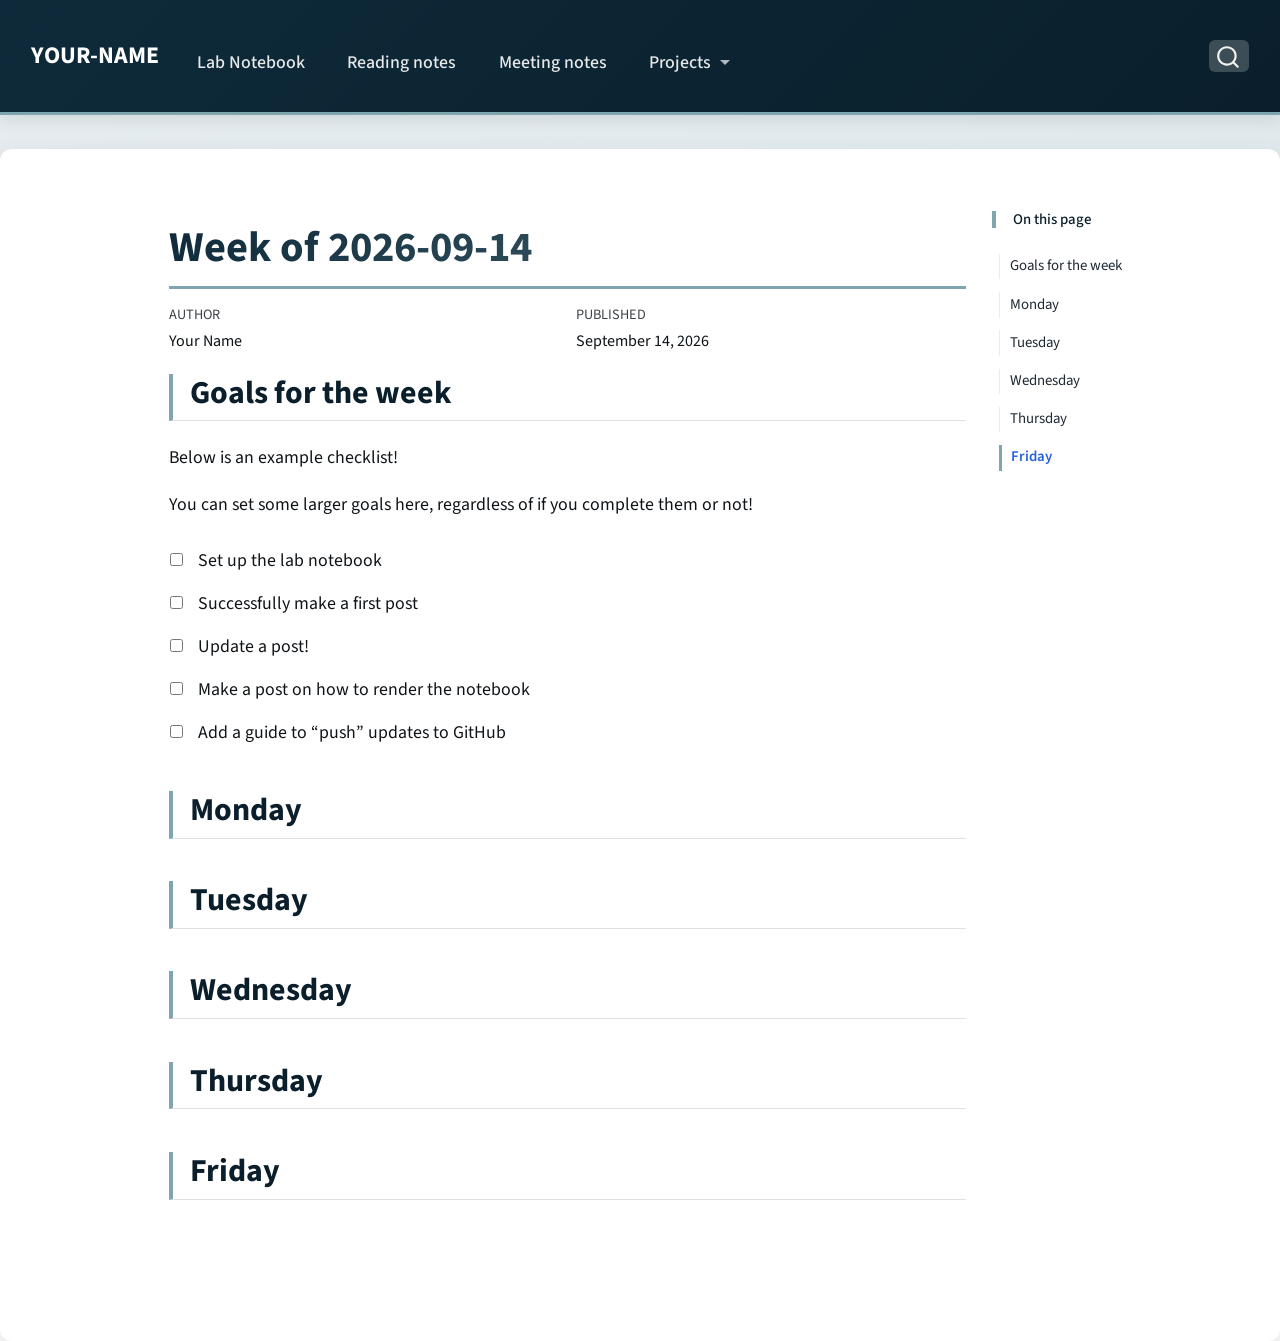
<file: docs/lab-notebook/week-of-2026-09-14.html>
<!DOCTYPE html>
<html xmlns="http://www.w3.org/1999/xhtml" lang="en" xml:lang="en"><head>

<meta charset="utf-8">
<meta name="generator" content="quarto-1.9.38">

<meta name="viewport" content="width=device-width, initial-scale=1.0, user-scalable=yes">

<meta name="author" content="Your Name">
<meta name="dcterms.date" content="2026-09-14">

<title>Week of 2026-09-14 – YOUR-NAME</title>
<style>
/* Default styles provided by pandoc.
** See https://pandoc.org/MANUAL.html#variables-for-html for config info.
*/
code{white-space: pre-wrap;}
span.smallcaps{font-variant: small-caps;}
div.columns{display: flex; gap: min(4vw, 1.5em);}
div.column{flex: auto; overflow-x: auto;}
div.hanging-indent{margin-left: 1.5em; text-indent: -1.5em;}
ul.task-list{list-style: none;}
ul.task-list li input[type="checkbox"] {
  width: 0.8em;
  margin: 0 0.8em 0.2em -1em; /* quarto-specific, see https://github.com/quarto-dev/quarto-cli/issues/4556 */ 
  vertical-align: middle;
}
</style>


<script src="../site_libs/quarto-nav/quarto-nav.js"></script>
<script src="../site_libs/quarto-nav/headroom.min.js"></script>
<script src="../site_libs/clipboard/clipboard.min.js"></script>
<script src="../site_libs/quarto-search/autocomplete.umd.js"></script>
<script src="../site_libs/quarto-search/fuse.min.js"></script>
<script src="../site_libs/quarto-search/quarto-search.js"></script>
<meta name="quarto:offset" content="../">
<script src="../site_libs/quarto-html/quarto.js" type="module"></script>
<script src="../site_libs/quarto-html/tabsets/tabsets.js" type="module"></script>
<script src="../site_libs/quarto-html/popper.min.js"></script>
<script src="../site_libs/quarto-html/tippy.umd.min.js"></script>
<script src="../site_libs/quarto-html/anchor.min.js"></script>
<link href="../site_libs/quarto-html/tippy.css" rel="stylesheet">
<link href="../site_libs/quarto-html/quarto-syntax-highlighting-de63f62b328812d8e578a4d74e282472.css" rel="stylesheet" id="quarto-text-highlighting-styles">
<script src="../site_libs/bootstrap/bootstrap.min.js"></script>
<link href="../site_libs/bootstrap/bootstrap-icons.css" rel="stylesheet">
<link href="../site_libs/bootstrap/bootstrap-d0b83372f68841cdf764e7d2089ef52f.min.css" rel="stylesheet" append-hash="true" id="quarto-bootstrap" data-mode="light">
<script id="quarto-search-options" type="application/json">{
  "location": "navbar",
  "copy-button": false,
  "collapse-after": 3,
  "panel-placement": "end",
  "type": "overlay",
  "limit": 50,
  "keyboard-shortcut": [
    "f",
    "/",
    "s"
  ],
  "show-item-context": false,
  "language": {
    "search-no-results-text": "No results",
    "search-matching-documents-text": "matching documents",
    "search-copy-link-title": "Copy link to search",
    "search-hide-matches-text": "Hide additional matches",
    "search-more-match-text": "more match in this document",
    "search-more-matches-text": "more matches in this document",
    "search-clear-button-title": "Clear",
    "search-text-placeholder": "",
    "search-detached-cancel-button-title": "Cancel",
    "search-submit-button-title": "Submit",
    "search-label": "Search"
  }
}</script>


<link rel="stylesheet" href="../styles.css">
</head>

<body class="nav-fixed quarto-light">

<div id="quarto-search-results"></div>
  <header id="quarto-header" class="headroom fixed-top">
    <nav class="navbar navbar-expand-lg " data-bs-theme="dark">
      <div class="navbar-container container-fluid">
      <div class="navbar-brand-container mx-auto">
    <a class="navbar-brand" href="../index.html">
    <span class="navbar-title">YOUR-NAME</span>
    </a>
  </div>
            <div id="quarto-search" class="" title="Search"></div>
          <button class="navbar-toggler" type="button" data-bs-toggle="collapse" data-bs-target="#navbarCollapse" aria-controls="navbarCollapse" role="menu" aria-expanded="false" aria-label="Toggle navigation" onclick="if (window.quartoToggleHeadroom) { window.quartoToggleHeadroom(); }">
  <span class="navbar-toggler-icon"></span>
</button>
          <div class="collapse navbar-collapse" id="navbarCollapse">
            <ul class="navbar-nav navbar-nav-scroll me-auto">
  <li class="nav-item">
    <a class="nav-link" href="../lab-notebook/index.html"> 
<span class="menu-text">Lab Notebook</span></a>
  </li>  
  <li class="nav-item">
    <a class="nav-link" href="../reading-notes/index.html"> 
<span class="menu-text">Reading notes</span></a>
  </li>  
  <li class="nav-item">
    <a class="nav-link" href="../meetings.html"> 
<span class="menu-text">Meeting notes</span></a>
  </li>  
  <li class="nav-item dropdown ">
    <a class="nav-link dropdown-toggle" href="#" id="nav-menu-projects" role="link" data-bs-toggle="dropdown" aria-expanded="false">
 <span class="menu-text">Projects</span>
    </a>
    <ul class="dropdown-menu" aria-labelledby="nav-menu-projects">    
        <li>
    <a class="dropdown-item" href="../projects/my-project/index.html">
 <span class="dropdown-text">my-project</span></a>
  </li>  
    </ul>
  </li>
</ul>
          </div> <!-- /navcollapse -->
            <div class="quarto-navbar-tools">
</div>
      </div> <!-- /container-fluid -->
    </nav>
</header>
<!-- content -->
<div id="quarto-content" class="quarto-container page-columns page-rows-contents page-layout-article page-navbar">
<!-- sidebar -->
<!-- margin-sidebar -->
    <div id="quarto-margin-sidebar" class="sidebar margin-sidebar">
        <nav id="TOC" role="doc-toc" class="toc-active">
    <h2 id="toc-title">On this page</h2>
   
  <ul>
  <li><a href="#goals-for-the-week" id="toc-goals-for-the-week" class="nav-link active" data-scroll-target="#goals-for-the-week">Goals for the week</a></li>
  <li><a href="#monday" id="toc-monday" class="nav-link" data-scroll-target="#monday">Monday</a></li>
  <li><a href="#tuesday" id="toc-tuesday" class="nav-link" data-scroll-target="#tuesday">Tuesday</a></li>
  <li><a href="#wednesday" id="toc-wednesday" class="nav-link" data-scroll-target="#wednesday">Wednesday</a></li>
  <li><a href="#thursday" id="toc-thursday" class="nav-link" data-scroll-target="#thursday">Thursday</a></li>
  <li><a href="#friday" id="toc-friday" class="nav-link" data-scroll-target="#friday">Friday</a></li>
  </ul>
</nav>
    </div>
<!-- main -->
<main class="content" id="quarto-document-content">

<header id="title-block-header" class="quarto-title-block default">
<div class="quarto-title">
<h1 class="title">Week of 2026-09-14</h1>
</div>



<div class="quarto-title-meta">

    <div>
    <div class="quarto-title-meta-heading">Author</div>
    <div class="quarto-title-meta-contents">
             <p>Your Name </p>
          </div>
  </div>
    
    <div>
    <div class="quarto-title-meta-heading">Published</div>
    <div class="quarto-title-meta-contents">
      <p class="date">September 14, 2026</p>
    </div>
  </div>
  
    
  </div>
  


</header>


<section id="goals-for-the-week" class="level2">
<h2 class="anchored" data-anchor-id="goals-for-the-week">Goals for the week</h2>
<p>Below is an example checklist!</p>
<p>You can set some larger goals here, regardless of if you complete them or not!</p>
<ul class="task-list">
<li><label><input type="checkbox">Set up the lab notebook</label></li>
<li><label><input type="checkbox">Successfully make a first post</label></li>
<li><label><input type="checkbox">Update a post!</label></li>
<li><label><input type="checkbox">Make a post on how to render the notebook</label></li>
<li><label><input type="checkbox">Add a guide to “push” updates to GitHub</label></li>
</ul>
</section>
<section id="monday" class="level2">
<h2 class="anchored" data-anchor-id="monday">Monday</h2>
</section>
<section id="tuesday" class="level2">
<h2 class="anchored" data-anchor-id="tuesday">Tuesday</h2>
</section>
<section id="wednesday" class="level2">
<h2 class="anchored" data-anchor-id="wednesday">Wednesday</h2>
</section>
<section id="thursday" class="level2">
<h2 class="anchored" data-anchor-id="thursday">Thursday</h2>
</section>
<section id="friday" class="level2">
<h2 class="anchored" data-anchor-id="friday">Friday</h2>


</section>

</main> <!-- /main -->
<script id="quarto-html-after-body" type="application/javascript">
  window.document.addEventListener("DOMContentLoaded", function (event) {
    const icon = "";
    const anchorJS = new window.AnchorJS();
    anchorJS.options = {
      placement: 'right',
      icon: icon
    };
    anchorJS.add('.anchored');
    const isCodeAnnotation = (el) => {
      for (const clz of el.classList) {
        if (clz.startsWith('code-annotation-')) {                     
          return true;
        }
      }
      return false;
    }
    const onCopySuccess = function(e) {
      // button target
      const button = e.trigger;
      // don't keep focus
      button.blur();
      // flash "checked"
      button.classList.add('code-copy-button-checked');
      var currentTitle = button.getAttribute("title");
      button.setAttribute("title", "Copied!");
      let tooltip;
      if (window.bootstrap) {
        button.setAttribute("data-bs-toggle", "tooltip");
        button.setAttribute("data-bs-placement", "left");
        button.setAttribute("data-bs-title", "Copied!");
        tooltip = new bootstrap.Tooltip(button, 
          { trigger: "manual", 
            customClass: "code-copy-button-tooltip",
            offset: [0, -8]});
        tooltip.show();    
      }
      setTimeout(function() {
        if (tooltip) {
          tooltip.hide();
          button.removeAttribute("data-bs-title");
          button.removeAttribute("data-bs-toggle");
          button.removeAttribute("data-bs-placement");
        }
        button.setAttribute("title", currentTitle);
        button.classList.remove('code-copy-button-checked');
      }, 1000);
      // clear code selection
      e.clearSelection();
    }
    const getTextToCopy = function(trigger) {
      const outerScaffold = trigger.parentElement.cloneNode(true);
      const codeEl = outerScaffold.querySelector('code');
      for (const childEl of codeEl.children) {
        if (isCodeAnnotation(childEl)) {
          childEl.remove();
        }
      }
      return codeEl.innerText;
    }
    const clipboard = new window.ClipboardJS('.code-copy-button:not([data-in-quarto-modal])', {
      text: getTextToCopy
    });
    clipboard.on('success', onCopySuccess);
    if (window.document.getElementById('quarto-embedded-source-code-modal')) {
      const clipboardModal = new window.ClipboardJS('.code-copy-button[data-in-quarto-modal]', {
        text: getTextToCopy,
        container: window.document.getElementById('quarto-embedded-source-code-modal')
      });
      clipboardModal.on('success', onCopySuccess);
    }
      var localhostRegex = new RegExp(/^(?:http|https):\/\/localhost\:?[0-9]*\//);
      var mailtoRegex = new RegExp(/^mailto:/);
        var filterRegex = new RegExp('/' + window.location.host + '/');
      var isInternal = (href) => {
          return filterRegex.test(href) || localhostRegex.test(href) || mailtoRegex.test(href);
      }
      // Inspect non-navigation links and adorn them if external
     var links = window.document.querySelectorAll('a[href]:not(.nav-link):not(.navbar-brand):not(.toc-action):not(.sidebar-link):not(.sidebar-item-toggle):not(.pagination-link):not(.no-external):not([aria-hidden]):not(.dropdown-item):not(.quarto-navigation-tool):not(.about-link)');
      for (var i=0; i<links.length; i++) {
        const link = links[i];
        if (!isInternal(link.href)) {
          // undo the damage that might have been done by quarto-nav.js in the case of
          // links that we want to consider external
          if (link.dataset.originalHref !== undefined) {
            link.href = link.dataset.originalHref;
          }
        }
      }
    function tippyHover(el, contentFn, onTriggerFn, onUntriggerFn) {
      const config = {
        allowHTML: true,
        maxWidth: 500,
        delay: 100,
        arrow: false,
        appendTo: function(el) {
            return el.parentElement;
        },
        interactive: true,
        interactiveBorder: 10,
        theme: 'quarto',
        placement: 'bottom-start',
      };
      if (contentFn) {
        config.content = contentFn;
      }
      if (onTriggerFn) {
        config.onTrigger = onTriggerFn;
      }
      if (onUntriggerFn) {
        config.onUntrigger = onUntriggerFn;
      }
      window.tippy(el, config); 
    }
    const noterefs = window.document.querySelectorAll('a[role="doc-noteref"]');
    for (var i=0; i<noterefs.length; i++) {
      const ref = noterefs[i];
      tippyHover(ref, function() {
        // use id or data attribute instead here
        let href = ref.getAttribute('data-footnote-href') || ref.getAttribute('href');
        try { href = new URL(href).hash; } catch {}
        const id = href.replace(/^#\/?/, "");
        const note = window.document.getElementById(id);
        if (note) {
          return note.innerHTML;
        } else {
          return "";
        }
      });
    }
    const xrefs = window.document.querySelectorAll('a.quarto-xref');
    const processXRef = (id, note) => {
      // Strip column container classes
      const stripColumnClz = (el) => {
        el.classList.remove("page-full", "page-columns");
        if (el.children) {
          for (const child of el.children) {
            stripColumnClz(child);
          }
        }
      }
      stripColumnClz(note)
      if (id === null || id.startsWith('sec-')) {
        // Special case sections, only their first couple elements
        const container = document.createElement("div");
        if (note.children && note.children.length > 2) {
          container.appendChild(note.children[0].cloneNode(true));
          for (let i = 1; i < note.children.length; i++) {
            const child = note.children[i];
            if (child.tagName === "P" && child.innerText === "") {
              continue;
            } else {
              container.appendChild(child.cloneNode(true));
              break;
            }
          }
          if (window.Quarto?.typesetMath) {
            window.Quarto.typesetMath(container);
          }
          return container.innerHTML
        } else {
          if (window.Quarto?.typesetMath) {
            window.Quarto.typesetMath(note);
          }
          return note.innerHTML;
        }
      } else {
        // Remove any anchor links if they are present
        const anchorLink = note.querySelector('a.anchorjs-link');
        if (anchorLink) {
          anchorLink.remove();
        }
        if (window.Quarto?.typesetMath) {
          window.Quarto.typesetMath(note);
        }
        if (note.classList.contains("callout")) {
          return note.outerHTML;
        } else {
          return note.innerHTML;
        }
      }
    }
    for (var i=0; i<xrefs.length; i++) {
      const xref = xrefs[i];
      tippyHover(xref, undefined, function(instance) {
        instance.disable();
        let url = xref.getAttribute('href');
        let hash = undefined; 
        if (url.startsWith('#')) {
          hash = url;
        } else {
          try { hash = new URL(url).hash; } catch {}
        }
        if (hash) {
          const id = hash.replace(/^#\/?/, "");
          const note = window.document.getElementById(id);
          if (note !== null) {
            try {
              const html = processXRef(id, note.cloneNode(true));
              instance.setContent(html);
            } finally {
              instance.enable();
              instance.show();
            }
          } else {
            // See if we can fetch this
            fetch(url.split('#')[0])
            .then(res => res.text())
            .then(html => {
              const parser = new DOMParser();
              const htmlDoc = parser.parseFromString(html, "text/html");
              const note = htmlDoc.getElementById(id);
              if (note !== null) {
                const html = processXRef(id, note);
                instance.setContent(html);
              } 
            }).finally(() => {
              instance.enable();
              instance.show();
            });
          }
        } else {
          // See if we can fetch a full url (with no hash to target)
          // This is a special case and we should probably do some content thinning / targeting
          fetch(url)
          .then(res => res.text())
          .then(html => {
            const parser = new DOMParser();
            const htmlDoc = parser.parseFromString(html, "text/html");
            const note = htmlDoc.querySelector('main.content');
            if (note !== null) {
              // This should only happen for chapter cross references
              // (since there is no id in the URL)
              // remove the first header
              if (note.children.length > 0 && note.children[0].tagName === "HEADER") {
                note.children[0].remove();
              }
              const html = processXRef(null, note);
              instance.setContent(html);
            } 
          }).finally(() => {
            instance.enable();
            instance.show();
          });
        }
      }, function(instance) {
      });
    }
        let selectedAnnoteEl;
        const selectorForAnnotation = ( cell, annotation) => {
          let cellAttr = 'data-code-cell="' + cell + '"';
          let lineAttr = 'data-code-annotation="' +  annotation + '"';
          const selector = 'span[' + cellAttr + '][' + lineAttr + ']';
          return selector;
        }
        const selectCodeLines = (annoteEl) => {
          const doc = window.document;
          const targetCell = annoteEl.getAttribute("data-target-cell");
          const targetAnnotation = annoteEl.getAttribute("data-target-annotation");
          const annoteSpan = window.document.querySelector(selectorForAnnotation(targetCell, targetAnnotation));
          const lines = annoteSpan.getAttribute("data-code-lines").split(",");
          const lineIds = lines.map((line) => {
            return targetCell + "-" + line;
          })
          let top = null;
          let height = null;
          let parent = null;
          if (lineIds.length > 0) {
              //compute the position of the single el (top and bottom and make a div)
              const el = window.document.getElementById(lineIds[0]);
              top = el.offsetTop;
              height = el.offsetHeight;
              parent = el.parentElement.parentElement;
            if (lineIds.length > 1) {
              const lastEl = window.document.getElementById(lineIds[lineIds.length - 1]);
              const bottom = lastEl.offsetTop + lastEl.offsetHeight;
              height = bottom - top;
            }
            if (top !== null && height !== null && parent !== null) {
              // cook up a div (if necessary) and position it 
              let div = window.document.getElementById("code-annotation-line-highlight");
              if (div === null) {
                div = window.document.createElement("div");
                div.setAttribute("id", "code-annotation-line-highlight");
                div.style.position = 'absolute';
                parent.appendChild(div);
              }
              div.style.top = top - 2 + "px";
              div.style.height = height + 4 + "px";
              div.style.left = 0;
              let gutterDiv = window.document.getElementById("code-annotation-line-highlight-gutter");
              if (gutterDiv === null) {
                gutterDiv = window.document.createElement("div");
                gutterDiv.setAttribute("id", "code-annotation-line-highlight-gutter");
                gutterDiv.style.position = 'absolute';
                const codeCell = window.document.getElementById(targetCell);
                const gutter = codeCell.querySelector('.code-annotation-gutter');
                gutter.appendChild(gutterDiv);
              }
              gutterDiv.style.top = top - 2 + "px";
              gutterDiv.style.height = height + 4 + "px";
            }
            selectedAnnoteEl = annoteEl;
          }
        };
        const unselectCodeLines = () => {
          const elementsIds = ["code-annotation-line-highlight", "code-annotation-line-highlight-gutter"];
          elementsIds.forEach((elId) => {
            const div = window.document.getElementById(elId);
            if (div) {
              div.remove();
            }
          });
          selectedAnnoteEl = undefined;
        };
          // Handle positioning of the toggle
      window.addEventListener(
        "resize",
        throttle(() => {
          elRect = undefined;
          if (selectedAnnoteEl) {
            selectCodeLines(selectedAnnoteEl);
          }
        }, 10)
      );
      function throttle(fn, ms) {
      let throttle = false;
      let timer;
        return (...args) => {
          if(!throttle) { // first call gets through
              fn.apply(this, args);
              throttle = true;
          } else { // all the others get throttled
              if(timer) clearTimeout(timer); // cancel #2
              timer = setTimeout(() => {
                fn.apply(this, args);
                timer = throttle = false;
              }, ms);
          }
        };
      }
        // Attach click handler to the DT
        const annoteDls = window.document.querySelectorAll('dt[data-target-cell]');
        for (const annoteDlNode of annoteDls) {
          annoteDlNode.addEventListener('click', (event) => {
            const clickedEl = event.target;
            if (clickedEl !== selectedAnnoteEl) {
              unselectCodeLines();
              const activeEl = window.document.querySelector('dt[data-target-cell].code-annotation-active');
              if (activeEl) {
                activeEl.classList.remove('code-annotation-active');
              }
              selectCodeLines(clickedEl);
              clickedEl.classList.add('code-annotation-active');
            } else {
              // Unselect the line
              unselectCodeLines();
              clickedEl.classList.remove('code-annotation-active');
            }
          });
        }
    const findCites = (el) => {
      const parentEl = el.parentElement;
      if (parentEl) {
        const cites = parentEl.dataset.cites;
        if (cites) {
          return {
            el,
            cites: cites.split(' ')
          };
        } else {
          return findCites(el.parentElement)
        }
      } else {
        return undefined;
      }
    };
    var bibliorefs = window.document.querySelectorAll('a[role="doc-biblioref"]');
    for (var i=0; i<bibliorefs.length; i++) {
      const ref = bibliorefs[i];
      const citeInfo = findCites(ref);
      if (citeInfo) {
        tippyHover(citeInfo.el, function() {
          var popup = window.document.createElement('div');
          citeInfo.cites.forEach(function(cite) {
            var citeDiv = window.document.createElement('div');
            citeDiv.classList.add('hanging-indent');
            citeDiv.classList.add('csl-entry');
            var biblioDiv = window.document.getElementById('ref-' + cite);
            if (biblioDiv) {
              citeDiv.innerHTML = biblioDiv.innerHTML;
            }
            popup.appendChild(citeDiv);
          });
          return popup.innerHTML;
        });
      }
    }
  });
  </script>
</div> <!-- /content -->




</body></html>
</file>
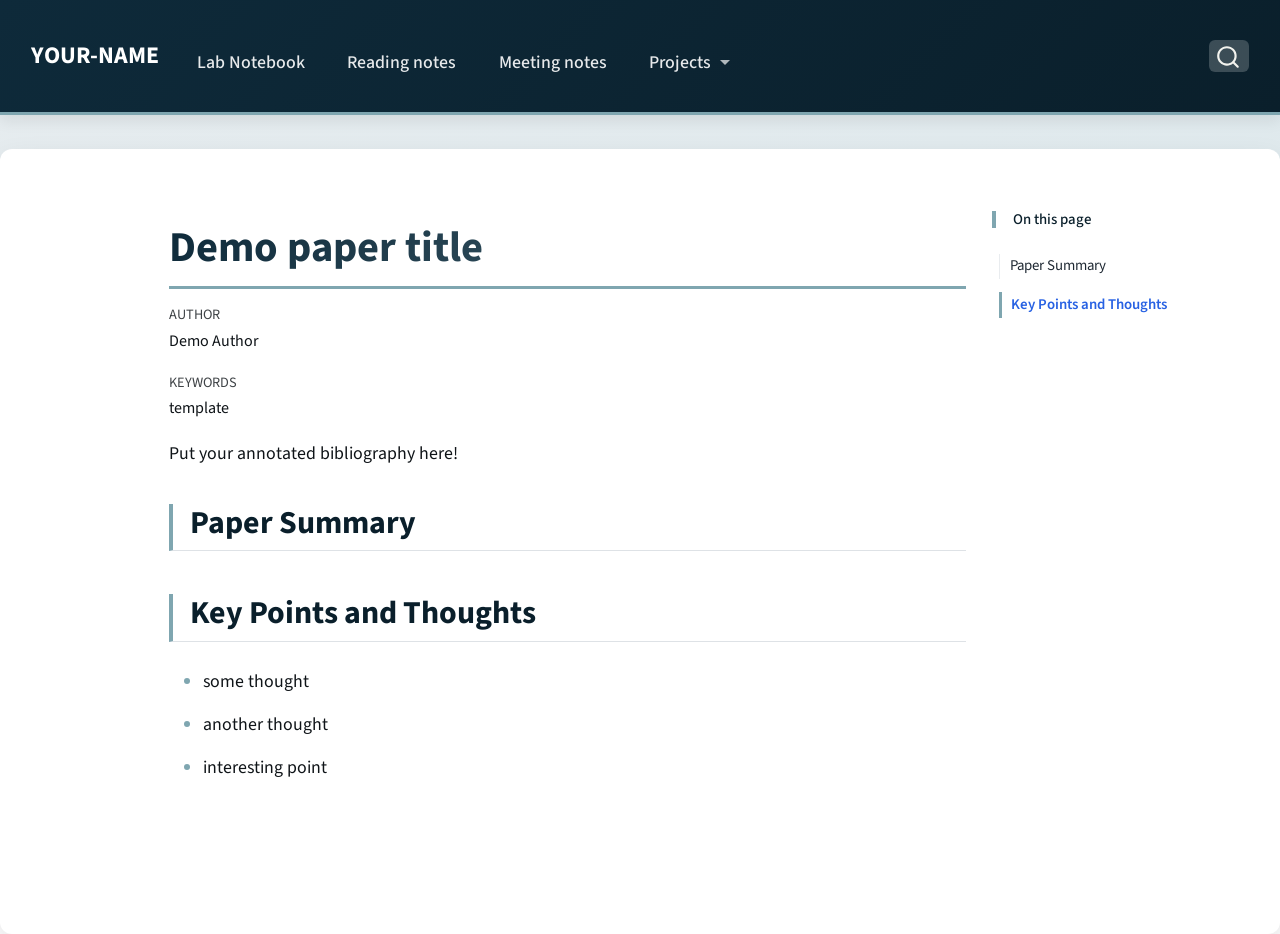
<file: docs/reading-notes/demopaper1.html>
<!DOCTYPE html>
<html xmlns="http://www.w3.org/1999/xhtml" lang="en" xml:lang="en"><head>

<meta charset="utf-8">
<meta name="generator" content="quarto-1.9.38">

<meta name="viewport" content="width=device-width, initial-scale=1.0, user-scalable=yes">

<meta name="author" content="Demo Author">
<meta name="keywords" content="template">

<title>Demo paper title – YOUR-NAME</title>
<style>
/* Default styles provided by pandoc.
** See https://pandoc.org/MANUAL.html#variables-for-html for config info.
*/
code{white-space: pre-wrap;}
span.smallcaps{font-variant: small-caps;}
div.columns{display: flex; gap: min(4vw, 1.5em);}
div.column{flex: auto; overflow-x: auto;}
div.hanging-indent{margin-left: 1.5em; text-indent: -1.5em;}
ul.task-list{list-style: none;}
ul.task-list li input[type="checkbox"] {
  width: 0.8em;
  margin: 0 0.8em 0.2em -1em; /* quarto-specific, see https://github.com/quarto-dev/quarto-cli/issues/4556 */ 
  vertical-align: middle;
}
</style>


<script src="../site_libs/quarto-nav/quarto-nav.js"></script>
<script src="../site_libs/quarto-nav/headroom.min.js"></script>
<script src="../site_libs/clipboard/clipboard.min.js"></script>
<script src="../site_libs/quarto-search/autocomplete.umd.js"></script>
<script src="../site_libs/quarto-search/fuse.min.js"></script>
<script src="../site_libs/quarto-search/quarto-search.js"></script>
<meta name="quarto:offset" content="../">
<script src="../site_libs/quarto-html/quarto.js" type="module"></script>
<script src="../site_libs/quarto-html/tabsets/tabsets.js" type="module"></script>
<script src="../site_libs/quarto-html/popper.min.js"></script>
<script src="../site_libs/quarto-html/tippy.umd.min.js"></script>
<script src="../site_libs/quarto-html/anchor.min.js"></script>
<link href="../site_libs/quarto-html/tippy.css" rel="stylesheet">
<link href="../site_libs/quarto-html/quarto-syntax-highlighting-de63f62b328812d8e578a4d74e282472.css" rel="stylesheet" id="quarto-text-highlighting-styles">
<script src="../site_libs/bootstrap/bootstrap.min.js"></script>
<link href="../site_libs/bootstrap/bootstrap-icons.css" rel="stylesheet">
<link href="../site_libs/bootstrap/bootstrap-d0b83372f68841cdf764e7d2089ef52f.min.css" rel="stylesheet" append-hash="true" id="quarto-bootstrap" data-mode="light">
<script id="quarto-search-options" type="application/json">{
  "location": "navbar",
  "copy-button": false,
  "collapse-after": 3,
  "panel-placement": "end",
  "type": "overlay",
  "limit": 50,
  "keyboard-shortcut": [
    "f",
    "/",
    "s"
  ],
  "show-item-context": false,
  "language": {
    "search-no-results-text": "No results",
    "search-matching-documents-text": "matching documents",
    "search-copy-link-title": "Copy link to search",
    "search-hide-matches-text": "Hide additional matches",
    "search-more-match-text": "more match in this document",
    "search-more-matches-text": "more matches in this document",
    "search-clear-button-title": "Clear",
    "search-text-placeholder": "",
    "search-detached-cancel-button-title": "Cancel",
    "search-submit-button-title": "Submit",
    "search-label": "Search"
  }
}</script>


<link rel="stylesheet" href="../styles.css">
</head>

<body class="nav-fixed quarto-light">

<div id="quarto-search-results"></div>
  <header id="quarto-header" class="headroom fixed-top">
    <nav class="navbar navbar-expand-lg " data-bs-theme="dark">
      <div class="navbar-container container-fluid">
      <div class="navbar-brand-container mx-auto">
    <a class="navbar-brand" href="../index.html">
    <span class="navbar-title">YOUR-NAME</span>
    </a>
  </div>
            <div id="quarto-search" class="" title="Search"></div>
          <button class="navbar-toggler" type="button" data-bs-toggle="collapse" data-bs-target="#navbarCollapse" aria-controls="navbarCollapse" role="menu" aria-expanded="false" aria-label="Toggle navigation" onclick="if (window.quartoToggleHeadroom) { window.quartoToggleHeadroom(); }">
  <span class="navbar-toggler-icon"></span>
</button>
          <div class="collapse navbar-collapse" id="navbarCollapse">
            <ul class="navbar-nav navbar-nav-scroll me-auto">
  <li class="nav-item">
    <a class="nav-link" href="../lab-notebook/index.html"> 
<span class="menu-text">Lab Notebook</span></a>
  </li>  
  <li class="nav-item">
    <a class="nav-link" href="../reading-notes/index.html"> 
<span class="menu-text">Reading notes</span></a>
  </li>  
  <li class="nav-item">
    <a class="nav-link" href="../meetings.html"> 
<span class="menu-text">Meeting notes</span></a>
  </li>  
  <li class="nav-item dropdown ">
    <a class="nav-link dropdown-toggle" href="#" id="nav-menu-projects" role="link" data-bs-toggle="dropdown" aria-expanded="false">
 <span class="menu-text">Projects</span>
    </a>
    <ul class="dropdown-menu" aria-labelledby="nav-menu-projects">    
        <li>
    <a class="dropdown-item" href="../projects/my-project/index.html">
 <span class="dropdown-text">my-project</span></a>
  </li>  
    </ul>
  </li>
</ul>
          </div> <!-- /navcollapse -->
            <div class="quarto-navbar-tools">
</div>
      </div> <!-- /container-fluid -->
    </nav>
</header>
<!-- content -->
<div id="quarto-content" class="quarto-container page-columns page-rows-contents page-layout-article page-navbar">
<!-- sidebar -->
<!-- margin-sidebar -->
    <div id="quarto-margin-sidebar" class="sidebar margin-sidebar">
        <nav id="TOC" role="doc-toc" class="toc-active">
    <h2 id="toc-title">On this page</h2>
   
  <ul>
  <li><a href="#paper-summary" id="toc-paper-summary" class="nav-link active" data-scroll-target="#paper-summary">Paper Summary</a></li>
  <li><a href="#key-points-and-thoughts" id="toc-key-points-and-thoughts" class="nav-link" data-scroll-target="#key-points-and-thoughts">Key Points and Thoughts</a></li>
  </ul>
</nav>
    </div>
<!-- main -->
<main class="content" id="quarto-document-content">

<header id="title-block-header" class="quarto-title-block default">
<div class="quarto-title">
<h1 class="title">Demo paper title</h1>
</div>



<div class="quarto-title-meta">

    <div>
    <div class="quarto-title-meta-heading">Author</div>
    <div class="quarto-title-meta-contents">
             <p>Demo Author </p>
          </div>
  </div>
    
  
    
  </div>
  

<div>
  <div class="keywords">
    <div class="block-title">Keywords</div>
    <p>template</p>
  </div>
</div>

</header>


<p>Put your annotated bibliography here!</p>
<section id="paper-summary" class="level2">
<h2 class="anchored" data-anchor-id="paper-summary">Paper Summary</h2>
</section>
<section id="key-points-and-thoughts" class="level2">
<h2 class="anchored" data-anchor-id="key-points-and-thoughts">Key Points and Thoughts</h2>
<ul>
<li>some thought</li>
<li>another thought</li>
<li>interesting point</li>
</ul>


</section>

</main> <!-- /main -->
<script id="quarto-html-after-body" type="application/javascript">
  window.document.addEventListener("DOMContentLoaded", function (event) {
    const icon = "";
    const anchorJS = new window.AnchorJS();
    anchorJS.options = {
      placement: 'right',
      icon: icon
    };
    anchorJS.add('.anchored');
    const isCodeAnnotation = (el) => {
      for (const clz of el.classList) {
        if (clz.startsWith('code-annotation-')) {                     
          return true;
        }
      }
      return false;
    }
    const onCopySuccess = function(e) {
      // button target
      const button = e.trigger;
      // don't keep focus
      button.blur();
      // flash "checked"
      button.classList.add('code-copy-button-checked');
      var currentTitle = button.getAttribute("title");
      button.setAttribute("title", "Copied!");
      let tooltip;
      if (window.bootstrap) {
        button.setAttribute("data-bs-toggle", "tooltip");
        button.setAttribute("data-bs-placement", "left");
        button.setAttribute("data-bs-title", "Copied!");
        tooltip = new bootstrap.Tooltip(button, 
          { trigger: "manual", 
            customClass: "code-copy-button-tooltip",
            offset: [0, -8]});
        tooltip.show();    
      }
      setTimeout(function() {
        if (tooltip) {
          tooltip.hide();
          button.removeAttribute("data-bs-title");
          button.removeAttribute("data-bs-toggle");
          button.removeAttribute("data-bs-placement");
        }
        button.setAttribute("title", currentTitle);
        button.classList.remove('code-copy-button-checked');
      }, 1000);
      // clear code selection
      e.clearSelection();
    }
    const getTextToCopy = function(trigger) {
      const outerScaffold = trigger.parentElement.cloneNode(true);
      const codeEl = outerScaffold.querySelector('code');
      for (const childEl of codeEl.children) {
        if (isCodeAnnotation(childEl)) {
          childEl.remove();
        }
      }
      return codeEl.innerText;
    }
    const clipboard = new window.ClipboardJS('.code-copy-button:not([data-in-quarto-modal])', {
      text: getTextToCopy
    });
    clipboard.on('success', onCopySuccess);
    if (window.document.getElementById('quarto-embedded-source-code-modal')) {
      const clipboardModal = new window.ClipboardJS('.code-copy-button[data-in-quarto-modal]', {
        text: getTextToCopy,
        container: window.document.getElementById('quarto-embedded-source-code-modal')
      });
      clipboardModal.on('success', onCopySuccess);
    }
      var localhostRegex = new RegExp(/^(?:http|https):\/\/localhost\:?[0-9]*\//);
      var mailtoRegex = new RegExp(/^mailto:/);
        var filterRegex = new RegExp('/' + window.location.host + '/');
      var isInternal = (href) => {
          return filterRegex.test(href) || localhostRegex.test(href) || mailtoRegex.test(href);
      }
      // Inspect non-navigation links and adorn them if external
     var links = window.document.querySelectorAll('a[href]:not(.nav-link):not(.navbar-brand):not(.toc-action):not(.sidebar-link):not(.sidebar-item-toggle):not(.pagination-link):not(.no-external):not([aria-hidden]):not(.dropdown-item):not(.quarto-navigation-tool):not(.about-link)');
      for (var i=0; i<links.length; i++) {
        const link = links[i];
        if (!isInternal(link.href)) {
          // undo the damage that might have been done by quarto-nav.js in the case of
          // links that we want to consider external
          if (link.dataset.originalHref !== undefined) {
            link.href = link.dataset.originalHref;
          }
        }
      }
    function tippyHover(el, contentFn, onTriggerFn, onUntriggerFn) {
      const config = {
        allowHTML: true,
        maxWidth: 500,
        delay: 100,
        arrow: false,
        appendTo: function(el) {
            return el.parentElement;
        },
        interactive: true,
        interactiveBorder: 10,
        theme: 'quarto',
        placement: 'bottom-start',
      };
      if (contentFn) {
        config.content = contentFn;
      }
      if (onTriggerFn) {
        config.onTrigger = onTriggerFn;
      }
      if (onUntriggerFn) {
        config.onUntrigger = onUntriggerFn;
      }
      window.tippy(el, config); 
    }
    const noterefs = window.document.querySelectorAll('a[role="doc-noteref"]');
    for (var i=0; i<noterefs.length; i++) {
      const ref = noterefs[i];
      tippyHover(ref, function() {
        // use id or data attribute instead here
        let href = ref.getAttribute('data-footnote-href') || ref.getAttribute('href');
        try { href = new URL(href).hash; } catch {}
        const id = href.replace(/^#\/?/, "");
        const note = window.document.getElementById(id);
        if (note) {
          return note.innerHTML;
        } else {
          return "";
        }
      });
    }
    const xrefs = window.document.querySelectorAll('a.quarto-xref');
    const processXRef = (id, note) => {
      // Strip column container classes
      const stripColumnClz = (el) => {
        el.classList.remove("page-full", "page-columns");
        if (el.children) {
          for (const child of el.children) {
            stripColumnClz(child);
          }
        }
      }
      stripColumnClz(note)
      if (id === null || id.startsWith('sec-')) {
        // Special case sections, only their first couple elements
        const container = document.createElement("div");
        if (note.children && note.children.length > 2) {
          container.appendChild(note.children[0].cloneNode(true));
          for (let i = 1; i < note.children.length; i++) {
            const child = note.children[i];
            if (child.tagName === "P" && child.innerText === "") {
              continue;
            } else {
              container.appendChild(child.cloneNode(true));
              break;
            }
          }
          if (window.Quarto?.typesetMath) {
            window.Quarto.typesetMath(container);
          }
          return container.innerHTML
        } else {
          if (window.Quarto?.typesetMath) {
            window.Quarto.typesetMath(note);
          }
          return note.innerHTML;
        }
      } else {
        // Remove any anchor links if they are present
        const anchorLink = note.querySelector('a.anchorjs-link');
        if (anchorLink) {
          anchorLink.remove();
        }
        if (window.Quarto?.typesetMath) {
          window.Quarto.typesetMath(note);
        }
        if (note.classList.contains("callout")) {
          return note.outerHTML;
        } else {
          return note.innerHTML;
        }
      }
    }
    for (var i=0; i<xrefs.length; i++) {
      const xref = xrefs[i];
      tippyHover(xref, undefined, function(instance) {
        instance.disable();
        let url = xref.getAttribute('href');
        let hash = undefined; 
        if (url.startsWith('#')) {
          hash = url;
        } else {
          try { hash = new URL(url).hash; } catch {}
        }
        if (hash) {
          const id = hash.replace(/^#\/?/, "");
          const note = window.document.getElementById(id);
          if (note !== null) {
            try {
              const html = processXRef(id, note.cloneNode(true));
              instance.setContent(html);
            } finally {
              instance.enable();
              instance.show();
            }
          } else {
            // See if we can fetch this
            fetch(url.split('#')[0])
            .then(res => res.text())
            .then(html => {
              const parser = new DOMParser();
              const htmlDoc = parser.parseFromString(html, "text/html");
              const note = htmlDoc.getElementById(id);
              if (note !== null) {
                const html = processXRef(id, note);
                instance.setContent(html);
              } 
            }).finally(() => {
              instance.enable();
              instance.show();
            });
          }
        } else {
          // See if we can fetch a full url (with no hash to target)
          // This is a special case and we should probably do some content thinning / targeting
          fetch(url)
          .then(res => res.text())
          .then(html => {
            const parser = new DOMParser();
            const htmlDoc = parser.parseFromString(html, "text/html");
            const note = htmlDoc.querySelector('main.content');
            if (note !== null) {
              // This should only happen for chapter cross references
              // (since there is no id in the URL)
              // remove the first header
              if (note.children.length > 0 && note.children[0].tagName === "HEADER") {
                note.children[0].remove();
              }
              const html = processXRef(null, note);
              instance.setContent(html);
            } 
          }).finally(() => {
            instance.enable();
            instance.show();
          });
        }
      }, function(instance) {
      });
    }
        let selectedAnnoteEl;
        const selectorForAnnotation = ( cell, annotation) => {
          let cellAttr = 'data-code-cell="' + cell + '"';
          let lineAttr = 'data-code-annotation="' +  annotation + '"';
          const selector = 'span[' + cellAttr + '][' + lineAttr + ']';
          return selector;
        }
        const selectCodeLines = (annoteEl) => {
          const doc = window.document;
          const targetCell = annoteEl.getAttribute("data-target-cell");
          const targetAnnotation = annoteEl.getAttribute("data-target-annotation");
          const annoteSpan = window.document.querySelector(selectorForAnnotation(targetCell, targetAnnotation));
          const lines = annoteSpan.getAttribute("data-code-lines").split(",");
          const lineIds = lines.map((line) => {
            return targetCell + "-" + line;
          })
          let top = null;
          let height = null;
          let parent = null;
          if (lineIds.length > 0) {
              //compute the position of the single el (top and bottom and make a div)
              const el = window.document.getElementById(lineIds[0]);
              top = el.offsetTop;
              height = el.offsetHeight;
              parent = el.parentElement.parentElement;
            if (lineIds.length > 1) {
              const lastEl = window.document.getElementById(lineIds[lineIds.length - 1]);
              const bottom = lastEl.offsetTop + lastEl.offsetHeight;
              height = bottom - top;
            }
            if (top !== null && height !== null && parent !== null) {
              // cook up a div (if necessary) and position it 
              let div = window.document.getElementById("code-annotation-line-highlight");
              if (div === null) {
                div = window.document.createElement("div");
                div.setAttribute("id", "code-annotation-line-highlight");
                div.style.position = 'absolute';
                parent.appendChild(div);
              }
              div.style.top = top - 2 + "px";
              div.style.height = height + 4 + "px";
              div.style.left = 0;
              let gutterDiv = window.document.getElementById("code-annotation-line-highlight-gutter");
              if (gutterDiv === null) {
                gutterDiv = window.document.createElement("div");
                gutterDiv.setAttribute("id", "code-annotation-line-highlight-gutter");
                gutterDiv.style.position = 'absolute';
                const codeCell = window.document.getElementById(targetCell);
                const gutter = codeCell.querySelector('.code-annotation-gutter');
                gutter.appendChild(gutterDiv);
              }
              gutterDiv.style.top = top - 2 + "px";
              gutterDiv.style.height = height + 4 + "px";
            }
            selectedAnnoteEl = annoteEl;
          }
        };
        const unselectCodeLines = () => {
          const elementsIds = ["code-annotation-line-highlight", "code-annotation-line-highlight-gutter"];
          elementsIds.forEach((elId) => {
            const div = window.document.getElementById(elId);
            if (div) {
              div.remove();
            }
          });
          selectedAnnoteEl = undefined;
        };
          // Handle positioning of the toggle
      window.addEventListener(
        "resize",
        throttle(() => {
          elRect = undefined;
          if (selectedAnnoteEl) {
            selectCodeLines(selectedAnnoteEl);
          }
        }, 10)
      );
      function throttle(fn, ms) {
      let throttle = false;
      let timer;
        return (...args) => {
          if(!throttle) { // first call gets through
              fn.apply(this, args);
              throttle = true;
          } else { // all the others get throttled
              if(timer) clearTimeout(timer); // cancel #2
              timer = setTimeout(() => {
                fn.apply(this, args);
                timer = throttle = false;
              }, ms);
          }
        };
      }
        // Attach click handler to the DT
        const annoteDls = window.document.querySelectorAll('dt[data-target-cell]');
        for (const annoteDlNode of annoteDls) {
          annoteDlNode.addEventListener('click', (event) => {
            const clickedEl = event.target;
            if (clickedEl !== selectedAnnoteEl) {
              unselectCodeLines();
              const activeEl = window.document.querySelector('dt[data-target-cell].code-annotation-active');
              if (activeEl) {
                activeEl.classList.remove('code-annotation-active');
              }
              selectCodeLines(clickedEl);
              clickedEl.classList.add('code-annotation-active');
            } else {
              // Unselect the line
              unselectCodeLines();
              clickedEl.classList.remove('code-annotation-active');
            }
          });
        }
    const findCites = (el) => {
      const parentEl = el.parentElement;
      if (parentEl) {
        const cites = parentEl.dataset.cites;
        if (cites) {
          return {
            el,
            cites: cites.split(' ')
          };
        } else {
          return findCites(el.parentElement)
        }
      } else {
        return undefined;
      }
    };
    var bibliorefs = window.document.querySelectorAll('a[role="doc-biblioref"]');
    for (var i=0; i<bibliorefs.length; i++) {
      const ref = bibliorefs[i];
      const citeInfo = findCites(ref);
      if (citeInfo) {
        tippyHover(citeInfo.el, function() {
          var popup = window.document.createElement('div');
          citeInfo.cites.forEach(function(cite) {
            var citeDiv = window.document.createElement('div');
            citeDiv.classList.add('hanging-indent');
            citeDiv.classList.add('csl-entry');
            var biblioDiv = window.document.getElementById('ref-' + cite);
            if (biblioDiv) {
              citeDiv.innerHTML = biblioDiv.innerHTML;
            }
            popup.appendChild(citeDiv);
          });
          return popup.innerHTML;
        });
      }
    }
  });
  </script>
</div> <!-- /content -->




</body></html>
</file>
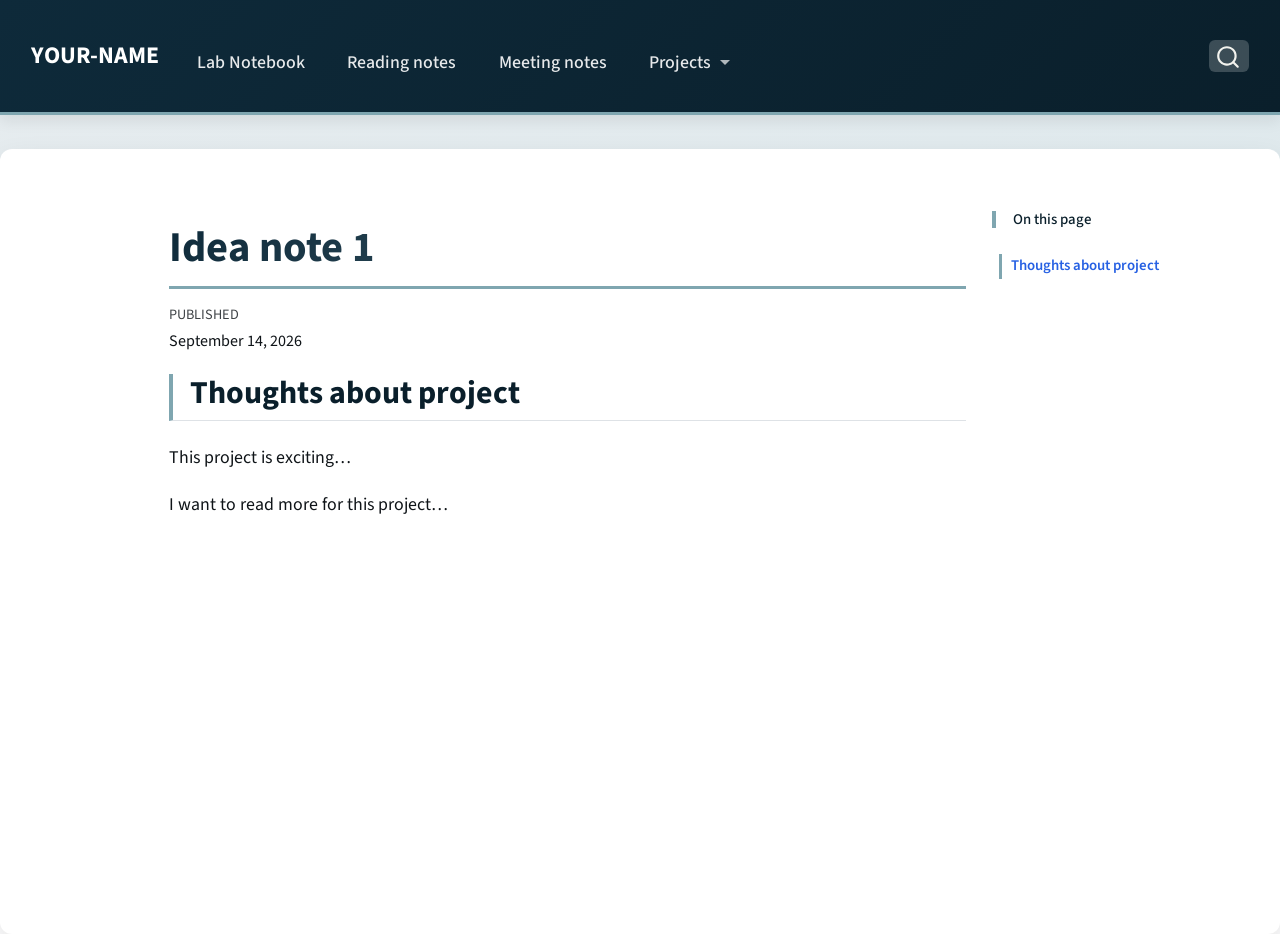
<file: docs/projects/my-project/idea-note1.html>
<!DOCTYPE html>
<html xmlns="http://www.w3.org/1999/xhtml" lang="en" xml:lang="en"><head>

<meta charset="utf-8">
<meta name="generator" content="quarto-1.9.38">

<meta name="viewport" content="width=device-width, initial-scale=1.0, user-scalable=yes">

<meta name="dcterms.date" content="2026-09-14">

<title>Idea note 1 – YOUR-NAME</title>
<style>
/* Default styles provided by pandoc.
** See https://pandoc.org/MANUAL.html#variables-for-html for config info.
*/
code{white-space: pre-wrap;}
span.smallcaps{font-variant: small-caps;}
div.columns{display: flex; gap: min(4vw, 1.5em);}
div.column{flex: auto; overflow-x: auto;}
div.hanging-indent{margin-left: 1.5em; text-indent: -1.5em;}
ul.task-list{list-style: none;}
ul.task-list li input[type="checkbox"] {
  width: 0.8em;
  margin: 0 0.8em 0.2em -1em; /* quarto-specific, see https://github.com/quarto-dev/quarto-cli/issues/4556 */ 
  vertical-align: middle;
}
</style>


<script src="../../site_libs/quarto-nav/quarto-nav.js"></script>
<script src="../../site_libs/quarto-nav/headroom.min.js"></script>
<script src="../../site_libs/clipboard/clipboard.min.js"></script>
<script src="../../site_libs/quarto-search/autocomplete.umd.js"></script>
<script src="../../site_libs/quarto-search/fuse.min.js"></script>
<script src="../../site_libs/quarto-search/quarto-search.js"></script>
<meta name="quarto:offset" content="../../">
<script src="../../site_libs/quarto-html/quarto.js" type="module"></script>
<script src="../../site_libs/quarto-html/tabsets/tabsets.js" type="module"></script>
<script src="../../site_libs/quarto-html/popper.min.js"></script>
<script src="../../site_libs/quarto-html/tippy.umd.min.js"></script>
<script src="../../site_libs/quarto-html/anchor.min.js"></script>
<link href="../../site_libs/quarto-html/tippy.css" rel="stylesheet">
<link href="../../site_libs/quarto-html/quarto-syntax-highlighting-de63f62b328812d8e578a4d74e282472.css" rel="stylesheet" id="quarto-text-highlighting-styles">
<script src="../../site_libs/bootstrap/bootstrap.min.js"></script>
<link href="../../site_libs/bootstrap/bootstrap-icons.css" rel="stylesheet">
<link href="../../site_libs/bootstrap/bootstrap-d0b83372f68841cdf764e7d2089ef52f.min.css" rel="stylesheet" append-hash="true" id="quarto-bootstrap" data-mode="light">
<script id="quarto-search-options" type="application/json">{
  "location": "navbar",
  "copy-button": false,
  "collapse-after": 3,
  "panel-placement": "end",
  "type": "overlay",
  "limit": 50,
  "keyboard-shortcut": [
    "f",
    "/",
    "s"
  ],
  "show-item-context": false,
  "language": {
    "search-no-results-text": "No results",
    "search-matching-documents-text": "matching documents",
    "search-copy-link-title": "Copy link to search",
    "search-hide-matches-text": "Hide additional matches",
    "search-more-match-text": "more match in this document",
    "search-more-matches-text": "more matches in this document",
    "search-clear-button-title": "Clear",
    "search-text-placeholder": "",
    "search-detached-cancel-button-title": "Cancel",
    "search-submit-button-title": "Submit",
    "search-label": "Search"
  }
}</script>


<link rel="stylesheet" href="../../styles.css">
</head>

<body class="nav-fixed quarto-light">

<div id="quarto-search-results"></div>
  <header id="quarto-header" class="headroom fixed-top">
    <nav class="navbar navbar-expand-lg " data-bs-theme="dark">
      <div class="navbar-container container-fluid">
      <div class="navbar-brand-container mx-auto">
    <a class="navbar-brand" href="../../index.html">
    <span class="navbar-title">YOUR-NAME</span>
    </a>
  </div>
            <div id="quarto-search" class="" title="Search"></div>
          <button class="navbar-toggler" type="button" data-bs-toggle="collapse" data-bs-target="#navbarCollapse" aria-controls="navbarCollapse" role="menu" aria-expanded="false" aria-label="Toggle navigation" onclick="if (window.quartoToggleHeadroom) { window.quartoToggleHeadroom(); }">
  <span class="navbar-toggler-icon"></span>
</button>
          <div class="collapse navbar-collapse" id="navbarCollapse">
            <ul class="navbar-nav navbar-nav-scroll me-auto">
  <li class="nav-item">
    <a class="nav-link" href="../../lab-notebook/index.html"> 
<span class="menu-text">Lab Notebook</span></a>
  </li>  
  <li class="nav-item">
    <a class="nav-link" href="../../reading-notes/index.html"> 
<span class="menu-text">Reading notes</span></a>
  </li>  
  <li class="nav-item">
    <a class="nav-link" href="../../meetings.html"> 
<span class="menu-text">Meeting notes</span></a>
  </li>  
  <li class="nav-item dropdown ">
    <a class="nav-link dropdown-toggle" href="#" id="nav-menu-projects" role="link" data-bs-toggle="dropdown" aria-expanded="false">
 <span class="menu-text">Projects</span>
    </a>
    <ul class="dropdown-menu" aria-labelledby="nav-menu-projects">    
        <li>
    <a class="dropdown-item" href="../../projects/my-project/index.html">
 <span class="dropdown-text">my-project</span></a>
  </li>  
    </ul>
  </li>
</ul>
          </div> <!-- /navcollapse -->
            <div class="quarto-navbar-tools">
</div>
      </div> <!-- /container-fluid -->
    </nav>
</header>
<!-- content -->
<div id="quarto-content" class="quarto-container page-columns page-rows-contents page-layout-article page-navbar">
<!-- sidebar -->
<!-- margin-sidebar -->
    <div id="quarto-margin-sidebar" class="sidebar margin-sidebar">
        <nav id="TOC" role="doc-toc" class="toc-active">
    <h2 id="toc-title">On this page</h2>
   
  <ul>
  <li><a href="#thoughts-about-project" id="toc-thoughts-about-project" class="nav-link active" data-scroll-target="#thoughts-about-project">Thoughts about project</a></li>
  </ul>
</nav>
    </div>
<!-- main -->
<main class="content" id="quarto-document-content">

<header id="title-block-header" class="quarto-title-block default">
<div class="quarto-title">
<h1 class="title">Idea note 1</h1>
</div>



<div class="quarto-title-meta">

    
    <div>
    <div class="quarto-title-meta-heading">Published</div>
    <div class="quarto-title-meta-contents">
      <p class="date">September 14, 2026</p>
    </div>
  </div>
  
    
  </div>
  


</header>


<section id="thoughts-about-project" class="level2">
<h2 class="anchored" data-anchor-id="thoughts-about-project">Thoughts about project</h2>
<p>This project is exciting…</p>
<p>I want to read more for this project…</p>


</section>

</main> <!-- /main -->
<script id="quarto-html-after-body" type="application/javascript">
  window.document.addEventListener("DOMContentLoaded", function (event) {
    const icon = "";
    const anchorJS = new window.AnchorJS();
    anchorJS.options = {
      placement: 'right',
      icon: icon
    };
    anchorJS.add('.anchored');
    const isCodeAnnotation = (el) => {
      for (const clz of el.classList) {
        if (clz.startsWith('code-annotation-')) {                     
          return true;
        }
      }
      return false;
    }
    const onCopySuccess = function(e) {
      // button target
      const button = e.trigger;
      // don't keep focus
      button.blur();
      // flash "checked"
      button.classList.add('code-copy-button-checked');
      var currentTitle = button.getAttribute("title");
      button.setAttribute("title", "Copied!");
      let tooltip;
      if (window.bootstrap) {
        button.setAttribute("data-bs-toggle", "tooltip");
        button.setAttribute("data-bs-placement", "left");
        button.setAttribute("data-bs-title", "Copied!");
        tooltip = new bootstrap.Tooltip(button, 
          { trigger: "manual", 
            customClass: "code-copy-button-tooltip",
            offset: [0, -8]});
        tooltip.show();    
      }
      setTimeout(function() {
        if (tooltip) {
          tooltip.hide();
          button.removeAttribute("data-bs-title");
          button.removeAttribute("data-bs-toggle");
          button.removeAttribute("data-bs-placement");
        }
        button.setAttribute("title", currentTitle);
        button.classList.remove('code-copy-button-checked');
      }, 1000);
      // clear code selection
      e.clearSelection();
    }
    const getTextToCopy = function(trigger) {
      const outerScaffold = trigger.parentElement.cloneNode(true);
      const codeEl = outerScaffold.querySelector('code');
      for (const childEl of codeEl.children) {
        if (isCodeAnnotation(childEl)) {
          childEl.remove();
        }
      }
      return codeEl.innerText;
    }
    const clipboard = new window.ClipboardJS('.code-copy-button:not([data-in-quarto-modal])', {
      text: getTextToCopy
    });
    clipboard.on('success', onCopySuccess);
    if (window.document.getElementById('quarto-embedded-source-code-modal')) {
      const clipboardModal = new window.ClipboardJS('.code-copy-button[data-in-quarto-modal]', {
        text: getTextToCopy,
        container: window.document.getElementById('quarto-embedded-source-code-modal')
      });
      clipboardModal.on('success', onCopySuccess);
    }
      var localhostRegex = new RegExp(/^(?:http|https):\/\/localhost\:?[0-9]*\//);
      var mailtoRegex = new RegExp(/^mailto:/);
        var filterRegex = new RegExp('/' + window.location.host + '/');
      var isInternal = (href) => {
          return filterRegex.test(href) || localhostRegex.test(href) || mailtoRegex.test(href);
      }
      // Inspect non-navigation links and adorn them if external
     var links = window.document.querySelectorAll('a[href]:not(.nav-link):not(.navbar-brand):not(.toc-action):not(.sidebar-link):not(.sidebar-item-toggle):not(.pagination-link):not(.no-external):not([aria-hidden]):not(.dropdown-item):not(.quarto-navigation-tool):not(.about-link)');
      for (var i=0; i<links.length; i++) {
        const link = links[i];
        if (!isInternal(link.href)) {
          // undo the damage that might have been done by quarto-nav.js in the case of
          // links that we want to consider external
          if (link.dataset.originalHref !== undefined) {
            link.href = link.dataset.originalHref;
          }
        }
      }
    function tippyHover(el, contentFn, onTriggerFn, onUntriggerFn) {
      const config = {
        allowHTML: true,
        maxWidth: 500,
        delay: 100,
        arrow: false,
        appendTo: function(el) {
            return el.parentElement;
        },
        interactive: true,
        interactiveBorder: 10,
        theme: 'quarto',
        placement: 'bottom-start',
      };
      if (contentFn) {
        config.content = contentFn;
      }
      if (onTriggerFn) {
        config.onTrigger = onTriggerFn;
      }
      if (onUntriggerFn) {
        config.onUntrigger = onUntriggerFn;
      }
      window.tippy(el, config); 
    }
    const noterefs = window.document.querySelectorAll('a[role="doc-noteref"]');
    for (var i=0; i<noterefs.length; i++) {
      const ref = noterefs[i];
      tippyHover(ref, function() {
        // use id or data attribute instead here
        let href = ref.getAttribute('data-footnote-href') || ref.getAttribute('href');
        try { href = new URL(href).hash; } catch {}
        const id = href.replace(/^#\/?/, "");
        const note = window.document.getElementById(id);
        if (note) {
          return note.innerHTML;
        } else {
          return "";
        }
      });
    }
    const xrefs = window.document.querySelectorAll('a.quarto-xref');
    const processXRef = (id, note) => {
      // Strip column container classes
      const stripColumnClz = (el) => {
        el.classList.remove("page-full", "page-columns");
        if (el.children) {
          for (const child of el.children) {
            stripColumnClz(child);
          }
        }
      }
      stripColumnClz(note)
      if (id === null || id.startsWith('sec-')) {
        // Special case sections, only their first couple elements
        const container = document.createElement("div");
        if (note.children && note.children.length > 2) {
          container.appendChild(note.children[0].cloneNode(true));
          for (let i = 1; i < note.children.length; i++) {
            const child = note.children[i];
            if (child.tagName === "P" && child.innerText === "") {
              continue;
            } else {
              container.appendChild(child.cloneNode(true));
              break;
            }
          }
          if (window.Quarto?.typesetMath) {
            window.Quarto.typesetMath(container);
          }
          return container.innerHTML
        } else {
          if (window.Quarto?.typesetMath) {
            window.Quarto.typesetMath(note);
          }
          return note.innerHTML;
        }
      } else {
        // Remove any anchor links if they are present
        const anchorLink = note.querySelector('a.anchorjs-link');
        if (anchorLink) {
          anchorLink.remove();
        }
        if (window.Quarto?.typesetMath) {
          window.Quarto.typesetMath(note);
        }
        if (note.classList.contains("callout")) {
          return note.outerHTML;
        } else {
          return note.innerHTML;
        }
      }
    }
    for (var i=0; i<xrefs.length; i++) {
      const xref = xrefs[i];
      tippyHover(xref, undefined, function(instance) {
        instance.disable();
        let url = xref.getAttribute('href');
        let hash = undefined; 
        if (url.startsWith('#')) {
          hash = url;
        } else {
          try { hash = new URL(url).hash; } catch {}
        }
        if (hash) {
          const id = hash.replace(/^#\/?/, "");
          const note = window.document.getElementById(id);
          if (note !== null) {
            try {
              const html = processXRef(id, note.cloneNode(true));
              instance.setContent(html);
            } finally {
              instance.enable();
              instance.show();
            }
          } else {
            // See if we can fetch this
            fetch(url.split('#')[0])
            .then(res => res.text())
            .then(html => {
              const parser = new DOMParser();
              const htmlDoc = parser.parseFromString(html, "text/html");
              const note = htmlDoc.getElementById(id);
              if (note !== null) {
                const html = processXRef(id, note);
                instance.setContent(html);
              } 
            }).finally(() => {
              instance.enable();
              instance.show();
            });
          }
        } else {
          // See if we can fetch a full url (with no hash to target)
          // This is a special case and we should probably do some content thinning / targeting
          fetch(url)
          .then(res => res.text())
          .then(html => {
            const parser = new DOMParser();
            const htmlDoc = parser.parseFromString(html, "text/html");
            const note = htmlDoc.querySelector('main.content');
            if (note !== null) {
              // This should only happen for chapter cross references
              // (since there is no id in the URL)
              // remove the first header
              if (note.children.length > 0 && note.children[0].tagName === "HEADER") {
                note.children[0].remove();
              }
              const html = processXRef(null, note);
              instance.setContent(html);
            } 
          }).finally(() => {
            instance.enable();
            instance.show();
          });
        }
      }, function(instance) {
      });
    }
        let selectedAnnoteEl;
        const selectorForAnnotation = ( cell, annotation) => {
          let cellAttr = 'data-code-cell="' + cell + '"';
          let lineAttr = 'data-code-annotation="' +  annotation + '"';
          const selector = 'span[' + cellAttr + '][' + lineAttr + ']';
          return selector;
        }
        const selectCodeLines = (annoteEl) => {
          const doc = window.document;
          const targetCell = annoteEl.getAttribute("data-target-cell");
          const targetAnnotation = annoteEl.getAttribute("data-target-annotation");
          const annoteSpan = window.document.querySelector(selectorForAnnotation(targetCell, targetAnnotation));
          const lines = annoteSpan.getAttribute("data-code-lines").split(",");
          const lineIds = lines.map((line) => {
            return targetCell + "-" + line;
          })
          let top = null;
          let height = null;
          let parent = null;
          if (lineIds.length > 0) {
              //compute the position of the single el (top and bottom and make a div)
              const el = window.document.getElementById(lineIds[0]);
              top = el.offsetTop;
              height = el.offsetHeight;
              parent = el.parentElement.parentElement;
            if (lineIds.length > 1) {
              const lastEl = window.document.getElementById(lineIds[lineIds.length - 1]);
              const bottom = lastEl.offsetTop + lastEl.offsetHeight;
              height = bottom - top;
            }
            if (top !== null && height !== null && parent !== null) {
              // cook up a div (if necessary) and position it 
              let div = window.document.getElementById("code-annotation-line-highlight");
              if (div === null) {
                div = window.document.createElement("div");
                div.setAttribute("id", "code-annotation-line-highlight");
                div.style.position = 'absolute';
                parent.appendChild(div);
              }
              div.style.top = top - 2 + "px";
              div.style.height = height + 4 + "px";
              div.style.left = 0;
              let gutterDiv = window.document.getElementById("code-annotation-line-highlight-gutter");
              if (gutterDiv === null) {
                gutterDiv = window.document.createElement("div");
                gutterDiv.setAttribute("id", "code-annotation-line-highlight-gutter");
                gutterDiv.style.position = 'absolute';
                const codeCell = window.document.getElementById(targetCell);
                const gutter = codeCell.querySelector('.code-annotation-gutter');
                gutter.appendChild(gutterDiv);
              }
              gutterDiv.style.top = top - 2 + "px";
              gutterDiv.style.height = height + 4 + "px";
            }
            selectedAnnoteEl = annoteEl;
          }
        };
        const unselectCodeLines = () => {
          const elementsIds = ["code-annotation-line-highlight", "code-annotation-line-highlight-gutter"];
          elementsIds.forEach((elId) => {
            const div = window.document.getElementById(elId);
            if (div) {
              div.remove();
            }
          });
          selectedAnnoteEl = undefined;
        };
          // Handle positioning of the toggle
      window.addEventListener(
        "resize",
        throttle(() => {
          elRect = undefined;
          if (selectedAnnoteEl) {
            selectCodeLines(selectedAnnoteEl);
          }
        }, 10)
      );
      function throttle(fn, ms) {
      let throttle = false;
      let timer;
        return (...args) => {
          if(!throttle) { // first call gets through
              fn.apply(this, args);
              throttle = true;
          } else { // all the others get throttled
              if(timer) clearTimeout(timer); // cancel #2
              timer = setTimeout(() => {
                fn.apply(this, args);
                timer = throttle = false;
              }, ms);
          }
        };
      }
        // Attach click handler to the DT
        const annoteDls = window.document.querySelectorAll('dt[data-target-cell]');
        for (const annoteDlNode of annoteDls) {
          annoteDlNode.addEventListener('click', (event) => {
            const clickedEl = event.target;
            if (clickedEl !== selectedAnnoteEl) {
              unselectCodeLines();
              const activeEl = window.document.querySelector('dt[data-target-cell].code-annotation-active');
              if (activeEl) {
                activeEl.classList.remove('code-annotation-active');
              }
              selectCodeLines(clickedEl);
              clickedEl.classList.add('code-annotation-active');
            } else {
              // Unselect the line
              unselectCodeLines();
              clickedEl.classList.remove('code-annotation-active');
            }
          });
        }
    const findCites = (el) => {
      const parentEl = el.parentElement;
      if (parentEl) {
        const cites = parentEl.dataset.cites;
        if (cites) {
          return {
            el,
            cites: cites.split(' ')
          };
        } else {
          return findCites(el.parentElement)
        }
      } else {
        return undefined;
      }
    };
    var bibliorefs = window.document.querySelectorAll('a[role="doc-biblioref"]');
    for (var i=0; i<bibliorefs.length; i++) {
      const ref = bibliorefs[i];
      const citeInfo = findCites(ref);
      if (citeInfo) {
        tippyHover(citeInfo.el, function() {
          var popup = window.document.createElement('div');
          citeInfo.cites.forEach(function(cite) {
            var citeDiv = window.document.createElement('div');
            citeDiv.classList.add('hanging-indent');
            citeDiv.classList.add('csl-entry');
            var biblioDiv = window.document.getElementById('ref-' + cite);
            if (biblioDiv) {
              citeDiv.innerHTML = biblioDiv.innerHTML;
            }
            popup.appendChild(citeDiv);
          });
          return popup.innerHTML;
        });
      }
    }
  });
  </script>
</div> <!-- /content -->




</body></html>
</file>
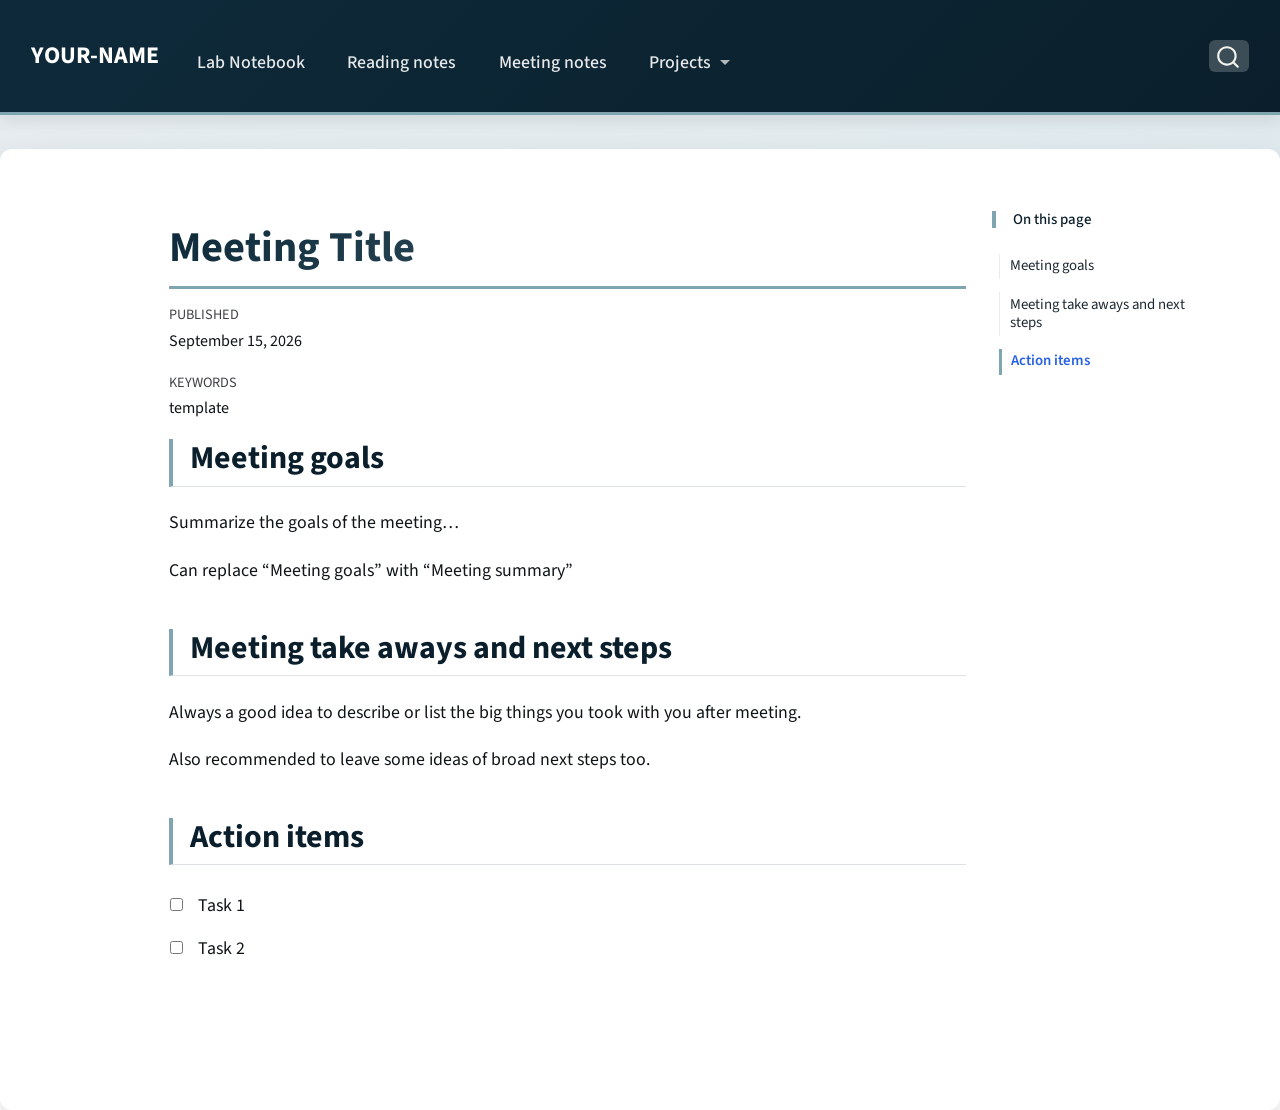
<file: docs/projects/my-project/meeting-notes/meeting-1.html>
<!DOCTYPE html>
<html xmlns="http://www.w3.org/1999/xhtml" lang="en" xml:lang="en"><head>

<meta charset="utf-8">
<meta name="generator" content="quarto-1.9.38">

<meta name="viewport" content="width=device-width, initial-scale=1.0, user-scalable=yes">

<meta name="dcterms.date" content="2026-09-15">
<meta name="keywords" content="template">

<title>Meeting Title – YOUR-NAME</title>
<style>
/* Default styles provided by pandoc.
** See https://pandoc.org/MANUAL.html#variables-for-html for config info.
*/
code{white-space: pre-wrap;}
span.smallcaps{font-variant: small-caps;}
div.columns{display: flex; gap: min(4vw, 1.5em);}
div.column{flex: auto; overflow-x: auto;}
div.hanging-indent{margin-left: 1.5em; text-indent: -1.5em;}
ul.task-list{list-style: none;}
ul.task-list li input[type="checkbox"] {
  width: 0.8em;
  margin: 0 0.8em 0.2em -1em; /* quarto-specific, see https://github.com/quarto-dev/quarto-cli/issues/4556 */ 
  vertical-align: middle;
}
</style>


<script src="../../../site_libs/quarto-nav/quarto-nav.js"></script>
<script src="../../../site_libs/quarto-nav/headroom.min.js"></script>
<script src="../../../site_libs/clipboard/clipboard.min.js"></script>
<script src="../../../site_libs/quarto-search/autocomplete.umd.js"></script>
<script src="../../../site_libs/quarto-search/fuse.min.js"></script>
<script src="../../../site_libs/quarto-search/quarto-search.js"></script>
<meta name="quarto:offset" content="../../../">
<script src="../../../site_libs/quarto-html/quarto.js" type="module"></script>
<script src="../../../site_libs/quarto-html/tabsets/tabsets.js" type="module"></script>
<script src="../../../site_libs/quarto-html/popper.min.js"></script>
<script src="../../../site_libs/quarto-html/tippy.umd.min.js"></script>
<script src="../../../site_libs/quarto-html/anchor.min.js"></script>
<link href="../../../site_libs/quarto-html/tippy.css" rel="stylesheet">
<link href="../../../site_libs/quarto-html/quarto-syntax-highlighting-de63f62b328812d8e578a4d74e282472.css" rel="stylesheet" id="quarto-text-highlighting-styles">
<script src="../../../site_libs/bootstrap/bootstrap.min.js"></script>
<link href="../../../site_libs/bootstrap/bootstrap-icons.css" rel="stylesheet">
<link href="../../../site_libs/bootstrap/bootstrap-d0b83372f68841cdf764e7d2089ef52f.min.css" rel="stylesheet" append-hash="true" id="quarto-bootstrap" data-mode="light">
<script id="quarto-search-options" type="application/json">{
  "location": "navbar",
  "copy-button": false,
  "collapse-after": 3,
  "panel-placement": "end",
  "type": "overlay",
  "limit": 50,
  "keyboard-shortcut": [
    "f",
    "/",
    "s"
  ],
  "show-item-context": false,
  "language": {
    "search-no-results-text": "No results",
    "search-matching-documents-text": "matching documents",
    "search-copy-link-title": "Copy link to search",
    "search-hide-matches-text": "Hide additional matches",
    "search-more-match-text": "more match in this document",
    "search-more-matches-text": "more matches in this document",
    "search-clear-button-title": "Clear",
    "search-text-placeholder": "",
    "search-detached-cancel-button-title": "Cancel",
    "search-submit-button-title": "Submit",
    "search-label": "Search"
  }
}</script>


<link rel="stylesheet" href="../../../styles.css">
</head>

<body class="nav-fixed quarto-light">

<div id="quarto-search-results"></div>
  <header id="quarto-header" class="headroom fixed-top">
    <nav class="navbar navbar-expand-lg " data-bs-theme="dark">
      <div class="navbar-container container-fluid">
      <div class="navbar-brand-container mx-auto">
    <a class="navbar-brand" href="../../../index.html">
    <span class="navbar-title">YOUR-NAME</span>
    </a>
  </div>
            <div id="quarto-search" class="" title="Search"></div>
          <button class="navbar-toggler" type="button" data-bs-toggle="collapse" data-bs-target="#navbarCollapse" aria-controls="navbarCollapse" role="menu" aria-expanded="false" aria-label="Toggle navigation" onclick="if (window.quartoToggleHeadroom) { window.quartoToggleHeadroom(); }">
  <span class="navbar-toggler-icon"></span>
</button>
          <div class="collapse navbar-collapse" id="navbarCollapse">
            <ul class="navbar-nav navbar-nav-scroll me-auto">
  <li class="nav-item">
    <a class="nav-link" href="../../../lab-notebook/index.html"> 
<span class="menu-text">Lab Notebook</span></a>
  </li>  
  <li class="nav-item">
    <a class="nav-link" href="../../../reading-notes/index.html"> 
<span class="menu-text">Reading notes</span></a>
  </li>  
  <li class="nav-item">
    <a class="nav-link" href="../../../meetings.html"> 
<span class="menu-text">Meeting notes</span></a>
  </li>  
  <li class="nav-item dropdown ">
    <a class="nav-link dropdown-toggle" href="#" id="nav-menu-projects" role="link" data-bs-toggle="dropdown" aria-expanded="false">
 <span class="menu-text">Projects</span>
    </a>
    <ul class="dropdown-menu" aria-labelledby="nav-menu-projects">    
        <li>
    <a class="dropdown-item" href="../../../projects/my-project/index.html">
 <span class="dropdown-text">my-project</span></a>
  </li>  
    </ul>
  </li>
</ul>
          </div> <!-- /navcollapse -->
            <div class="quarto-navbar-tools">
</div>
      </div> <!-- /container-fluid -->
    </nav>
</header>
<!-- content -->
<div id="quarto-content" class="quarto-container page-columns page-rows-contents page-layout-article page-navbar">
<!-- sidebar -->
<!-- margin-sidebar -->
    <div id="quarto-margin-sidebar" class="sidebar margin-sidebar">
        <nav id="TOC" role="doc-toc" class="toc-active">
    <h2 id="toc-title">On this page</h2>
   
  <ul>
  <li><a href="#meeting-goals" id="toc-meeting-goals" class="nav-link active" data-scroll-target="#meeting-goals">Meeting goals</a></li>
  <li><a href="#meeting-take-aways-and-next-steps" id="toc-meeting-take-aways-and-next-steps" class="nav-link" data-scroll-target="#meeting-take-aways-and-next-steps">Meeting take aways and next steps</a></li>
  <li><a href="#action-items" id="toc-action-items" class="nav-link" data-scroll-target="#action-items">Action items</a></li>
  </ul>
</nav>
    </div>
<!-- main -->
<main class="content" id="quarto-document-content">

<header id="title-block-header" class="quarto-title-block default">
<div class="quarto-title">
<h1 class="title">Meeting Title</h1>
</div>



<div class="quarto-title-meta">

    
    <div>
    <div class="quarto-title-meta-heading">Published</div>
    <div class="quarto-title-meta-contents">
      <p class="date">September 15, 2026</p>
    </div>
  </div>
  
    
  </div>
  

<div>
  <div class="keywords">
    <div class="block-title">Keywords</div>
    <p>template</p>
  </div>
</div>

</header>


<section id="meeting-goals" class="level2">
<h2 class="anchored" data-anchor-id="meeting-goals">Meeting goals</h2>
<p>Summarize the goals of the meeting…</p>
<p>Can replace “Meeting goals” with “Meeting summary”</p>
</section>
<section id="meeting-take-aways-and-next-steps" class="level2">
<h2 class="anchored" data-anchor-id="meeting-take-aways-and-next-steps">Meeting take aways and next steps</h2>
<p>Always a good idea to describe or list the big things you took with you after meeting.</p>
<p>Also recommended to leave some ideas of broad next steps too.</p>
</section>
<section id="action-items" class="level2">
<h2 class="anchored" data-anchor-id="action-items">Action items</h2>
<ul class="task-list">
<li><label><input type="checkbox">Task 1</label></li>
<li><label><input type="checkbox">Task 2</label></li>
</ul>


</section>

</main> <!-- /main -->
<script id="quarto-html-after-body" type="application/javascript">
  window.document.addEventListener("DOMContentLoaded", function (event) {
    const icon = "";
    const anchorJS = new window.AnchorJS();
    anchorJS.options = {
      placement: 'right',
      icon: icon
    };
    anchorJS.add('.anchored');
    const isCodeAnnotation = (el) => {
      for (const clz of el.classList) {
        if (clz.startsWith('code-annotation-')) {                     
          return true;
        }
      }
      return false;
    }
    const onCopySuccess = function(e) {
      // button target
      const button = e.trigger;
      // don't keep focus
      button.blur();
      // flash "checked"
      button.classList.add('code-copy-button-checked');
      var currentTitle = button.getAttribute("title");
      button.setAttribute("title", "Copied!");
      let tooltip;
      if (window.bootstrap) {
        button.setAttribute("data-bs-toggle", "tooltip");
        button.setAttribute("data-bs-placement", "left");
        button.setAttribute("data-bs-title", "Copied!");
        tooltip = new bootstrap.Tooltip(button, 
          { trigger: "manual", 
            customClass: "code-copy-button-tooltip",
            offset: [0, -8]});
        tooltip.show();    
      }
      setTimeout(function() {
        if (tooltip) {
          tooltip.hide();
          button.removeAttribute("data-bs-title");
          button.removeAttribute("data-bs-toggle");
          button.removeAttribute("data-bs-placement");
        }
        button.setAttribute("title", currentTitle);
        button.classList.remove('code-copy-button-checked');
      }, 1000);
      // clear code selection
      e.clearSelection();
    }
    const getTextToCopy = function(trigger) {
      const outerScaffold = trigger.parentElement.cloneNode(true);
      const codeEl = outerScaffold.querySelector('code');
      for (const childEl of codeEl.children) {
        if (isCodeAnnotation(childEl)) {
          childEl.remove();
        }
      }
      return codeEl.innerText;
    }
    const clipboard = new window.ClipboardJS('.code-copy-button:not([data-in-quarto-modal])', {
      text: getTextToCopy
    });
    clipboard.on('success', onCopySuccess);
    if (window.document.getElementById('quarto-embedded-source-code-modal')) {
      const clipboardModal = new window.ClipboardJS('.code-copy-button[data-in-quarto-modal]', {
        text: getTextToCopy,
        container: window.document.getElementById('quarto-embedded-source-code-modal')
      });
      clipboardModal.on('success', onCopySuccess);
    }
      var localhostRegex = new RegExp(/^(?:http|https):\/\/localhost\:?[0-9]*\//);
      var mailtoRegex = new RegExp(/^mailto:/);
        var filterRegex = new RegExp('/' + window.location.host + '/');
      var isInternal = (href) => {
          return filterRegex.test(href) || localhostRegex.test(href) || mailtoRegex.test(href);
      }
      // Inspect non-navigation links and adorn them if external
     var links = window.document.querySelectorAll('a[href]:not(.nav-link):not(.navbar-brand):not(.toc-action):not(.sidebar-link):not(.sidebar-item-toggle):not(.pagination-link):not(.no-external):not([aria-hidden]):not(.dropdown-item):not(.quarto-navigation-tool):not(.about-link)');
      for (var i=0; i<links.length; i++) {
        const link = links[i];
        if (!isInternal(link.href)) {
          // undo the damage that might have been done by quarto-nav.js in the case of
          // links that we want to consider external
          if (link.dataset.originalHref !== undefined) {
            link.href = link.dataset.originalHref;
          }
        }
      }
    function tippyHover(el, contentFn, onTriggerFn, onUntriggerFn) {
      const config = {
        allowHTML: true,
        maxWidth: 500,
        delay: 100,
        arrow: false,
        appendTo: function(el) {
            return el.parentElement;
        },
        interactive: true,
        interactiveBorder: 10,
        theme: 'quarto',
        placement: 'bottom-start',
      };
      if (contentFn) {
        config.content = contentFn;
      }
      if (onTriggerFn) {
        config.onTrigger = onTriggerFn;
      }
      if (onUntriggerFn) {
        config.onUntrigger = onUntriggerFn;
      }
      window.tippy(el, config); 
    }
    const noterefs = window.document.querySelectorAll('a[role="doc-noteref"]');
    for (var i=0; i<noterefs.length; i++) {
      const ref = noterefs[i];
      tippyHover(ref, function() {
        // use id or data attribute instead here
        let href = ref.getAttribute('data-footnote-href') || ref.getAttribute('href');
        try { href = new URL(href).hash; } catch {}
        const id = href.replace(/^#\/?/, "");
        const note = window.document.getElementById(id);
        if (note) {
          return note.innerHTML;
        } else {
          return "";
        }
      });
    }
    const xrefs = window.document.querySelectorAll('a.quarto-xref');
    const processXRef = (id, note) => {
      // Strip column container classes
      const stripColumnClz = (el) => {
        el.classList.remove("page-full", "page-columns");
        if (el.children) {
          for (const child of el.children) {
            stripColumnClz(child);
          }
        }
      }
      stripColumnClz(note)
      if (id === null || id.startsWith('sec-')) {
        // Special case sections, only their first couple elements
        const container = document.createElement("div");
        if (note.children && note.children.length > 2) {
          container.appendChild(note.children[0].cloneNode(true));
          for (let i = 1; i < note.children.length; i++) {
            const child = note.children[i];
            if (child.tagName === "P" && child.innerText === "") {
              continue;
            } else {
              container.appendChild(child.cloneNode(true));
              break;
            }
          }
          if (window.Quarto?.typesetMath) {
            window.Quarto.typesetMath(container);
          }
          return container.innerHTML
        } else {
          if (window.Quarto?.typesetMath) {
            window.Quarto.typesetMath(note);
          }
          return note.innerHTML;
        }
      } else {
        // Remove any anchor links if they are present
        const anchorLink = note.querySelector('a.anchorjs-link');
        if (anchorLink) {
          anchorLink.remove();
        }
        if (window.Quarto?.typesetMath) {
          window.Quarto.typesetMath(note);
        }
        if (note.classList.contains("callout")) {
          return note.outerHTML;
        } else {
          return note.innerHTML;
        }
      }
    }
    for (var i=0; i<xrefs.length; i++) {
      const xref = xrefs[i];
      tippyHover(xref, undefined, function(instance) {
        instance.disable();
        let url = xref.getAttribute('href');
        let hash = undefined; 
        if (url.startsWith('#')) {
          hash = url;
        } else {
          try { hash = new URL(url).hash; } catch {}
        }
        if (hash) {
          const id = hash.replace(/^#\/?/, "");
          const note = window.document.getElementById(id);
          if (note !== null) {
            try {
              const html = processXRef(id, note.cloneNode(true));
              instance.setContent(html);
            } finally {
              instance.enable();
              instance.show();
            }
          } else {
            // See if we can fetch this
            fetch(url.split('#')[0])
            .then(res => res.text())
            .then(html => {
              const parser = new DOMParser();
              const htmlDoc = parser.parseFromString(html, "text/html");
              const note = htmlDoc.getElementById(id);
              if (note !== null) {
                const html = processXRef(id, note);
                instance.setContent(html);
              } 
            }).finally(() => {
              instance.enable();
              instance.show();
            });
          }
        } else {
          // See if we can fetch a full url (with no hash to target)
          // This is a special case and we should probably do some content thinning / targeting
          fetch(url)
          .then(res => res.text())
          .then(html => {
            const parser = new DOMParser();
            const htmlDoc = parser.parseFromString(html, "text/html");
            const note = htmlDoc.querySelector('main.content');
            if (note !== null) {
              // This should only happen for chapter cross references
              // (since there is no id in the URL)
              // remove the first header
              if (note.children.length > 0 && note.children[0].tagName === "HEADER") {
                note.children[0].remove();
              }
              const html = processXRef(null, note);
              instance.setContent(html);
            } 
          }).finally(() => {
            instance.enable();
            instance.show();
          });
        }
      }, function(instance) {
      });
    }
        let selectedAnnoteEl;
        const selectorForAnnotation = ( cell, annotation) => {
          let cellAttr = 'data-code-cell="' + cell + '"';
          let lineAttr = 'data-code-annotation="' +  annotation + '"';
          const selector = 'span[' + cellAttr + '][' + lineAttr + ']';
          return selector;
        }
        const selectCodeLines = (annoteEl) => {
          const doc = window.document;
          const targetCell = annoteEl.getAttribute("data-target-cell");
          const targetAnnotation = annoteEl.getAttribute("data-target-annotation");
          const annoteSpan = window.document.querySelector(selectorForAnnotation(targetCell, targetAnnotation));
          const lines = annoteSpan.getAttribute("data-code-lines").split(",");
          const lineIds = lines.map((line) => {
            return targetCell + "-" + line;
          })
          let top = null;
          let height = null;
          let parent = null;
          if (lineIds.length > 0) {
              //compute the position of the single el (top and bottom and make a div)
              const el = window.document.getElementById(lineIds[0]);
              top = el.offsetTop;
              height = el.offsetHeight;
              parent = el.parentElement.parentElement;
            if (lineIds.length > 1) {
              const lastEl = window.document.getElementById(lineIds[lineIds.length - 1]);
              const bottom = lastEl.offsetTop + lastEl.offsetHeight;
              height = bottom - top;
            }
            if (top !== null && height !== null && parent !== null) {
              // cook up a div (if necessary) and position it 
              let div = window.document.getElementById("code-annotation-line-highlight");
              if (div === null) {
                div = window.document.createElement("div");
                div.setAttribute("id", "code-annotation-line-highlight");
                div.style.position = 'absolute';
                parent.appendChild(div);
              }
              div.style.top = top - 2 + "px";
              div.style.height = height + 4 + "px";
              div.style.left = 0;
              let gutterDiv = window.document.getElementById("code-annotation-line-highlight-gutter");
              if (gutterDiv === null) {
                gutterDiv = window.document.createElement("div");
                gutterDiv.setAttribute("id", "code-annotation-line-highlight-gutter");
                gutterDiv.style.position = 'absolute';
                const codeCell = window.document.getElementById(targetCell);
                const gutter = codeCell.querySelector('.code-annotation-gutter');
                gutter.appendChild(gutterDiv);
              }
              gutterDiv.style.top = top - 2 + "px";
              gutterDiv.style.height = height + 4 + "px";
            }
            selectedAnnoteEl = annoteEl;
          }
        };
        const unselectCodeLines = () => {
          const elementsIds = ["code-annotation-line-highlight", "code-annotation-line-highlight-gutter"];
          elementsIds.forEach((elId) => {
            const div = window.document.getElementById(elId);
            if (div) {
              div.remove();
            }
          });
          selectedAnnoteEl = undefined;
        };
          // Handle positioning of the toggle
      window.addEventListener(
        "resize",
        throttle(() => {
          elRect = undefined;
          if (selectedAnnoteEl) {
            selectCodeLines(selectedAnnoteEl);
          }
        }, 10)
      );
      function throttle(fn, ms) {
      let throttle = false;
      let timer;
        return (...args) => {
          if(!throttle) { // first call gets through
              fn.apply(this, args);
              throttle = true;
          } else { // all the others get throttled
              if(timer) clearTimeout(timer); // cancel #2
              timer = setTimeout(() => {
                fn.apply(this, args);
                timer = throttle = false;
              }, ms);
          }
        };
      }
        // Attach click handler to the DT
        const annoteDls = window.document.querySelectorAll('dt[data-target-cell]');
        for (const annoteDlNode of annoteDls) {
          annoteDlNode.addEventListener('click', (event) => {
            const clickedEl = event.target;
            if (clickedEl !== selectedAnnoteEl) {
              unselectCodeLines();
              const activeEl = window.document.querySelector('dt[data-target-cell].code-annotation-active');
              if (activeEl) {
                activeEl.classList.remove('code-annotation-active');
              }
              selectCodeLines(clickedEl);
              clickedEl.classList.add('code-annotation-active');
            } else {
              // Unselect the line
              unselectCodeLines();
              clickedEl.classList.remove('code-annotation-active');
            }
          });
        }
    const findCites = (el) => {
      const parentEl = el.parentElement;
      if (parentEl) {
        const cites = parentEl.dataset.cites;
        if (cites) {
          return {
            el,
            cites: cites.split(' ')
          };
        } else {
          return findCites(el.parentElement)
        }
      } else {
        return undefined;
      }
    };
    var bibliorefs = window.document.querySelectorAll('a[role="doc-biblioref"]');
    for (var i=0; i<bibliorefs.length; i++) {
      const ref = bibliorefs[i];
      const citeInfo = findCites(ref);
      if (citeInfo) {
        tippyHover(citeInfo.el, function() {
          var popup = window.document.createElement('div');
          citeInfo.cites.forEach(function(cite) {
            var citeDiv = window.document.createElement('div');
            citeDiv.classList.add('hanging-indent');
            citeDiv.classList.add('csl-entry');
            var biblioDiv = window.document.getElementById('ref-' + cite);
            if (biblioDiv) {
              citeDiv.innerHTML = biblioDiv.innerHTML;
            }
            popup.appendChild(citeDiv);
          });
          return popup.innerHTML;
        });
      }
    }
  });
  </script>
</div> <!-- /content -->




</body></html>
</file>
<file: docs/site_libs/quarto-html/tippy.css>
.tippy-box[data-animation=fade][data-state=hidden]{opacity:0}[data-tippy-root]{max-width:calc(100vw - 10px)}.tippy-box{position:relative;background-color:#333;color:#fff;border-radius:4px;font-size:14px;line-height:1.4;white-space:normal;outline:0;transition-property:transform,visibility,opacity}.tippy-box[data-placement^=top]>.tippy-arrow{bottom:0}.tippy-box[data-placement^=top]>.tippy-arrow:before{bottom:-7px;left:0;border-width:8px 8px 0;border-top-color:initial;transform-origin:center top}.tippy-box[data-placement^=bottom]>.tippy-arrow{top:0}.tippy-box[data-placement^=bottom]>.tippy-arrow:before{top:-7px;left:0;border-width:0 8px 8px;border-bottom-color:initial;transform-origin:center bottom}.tippy-box[data-placement^=left]>.tippy-arrow{right:0}.tippy-box[data-placement^=left]>.tippy-arrow:before{border-width:8px 0 8px 8px;border-left-color:initial;right:-7px;transform-origin:center left}.tippy-box[data-placement^=right]>.tippy-arrow{left:0}.tippy-box[data-placement^=right]>.tippy-arrow:before{left:-7px;border-width:8px 8px 8px 0;border-right-color:initial;transform-origin:center right}.tippy-box[data-inertia][data-state=visible]{transition-timing-function:cubic-bezier(.54,1.5,.38,1.11)}.tippy-arrow{width:16px;height:16px;color:#333}.tippy-arrow:before{content:"";position:absolute;border-color:transparent;border-style:solid}.tippy-content{position:relative;padding:5px 9px;z-index:1}
</file>
<file: docs/site_libs/quarto-html/quarto-syntax-highlighting-de63f62b328812d8e578a4d74e282472.css>
/* quarto syntax highlight colors */
:root {
  --quarto-hl-al-color: #ff5555;
  --quarto-hl-an-color: #6a737d;
  --quarto-hl-at-color: #d73a49;
  --quarto-hl-bn-color: #005cc5;
  --quarto-hl-bu-color: #d73a49;
  --quarto-hl-ch-color: #032f62;
  --quarto-hl-co-color: #6a737d;
  --quarto-hl-cv-color: #6a737d;
  --quarto-hl-cn-color: #005cc5;
  --quarto-hl-cf-color: #d73a49;
  --quarto-hl-dt-color: #d73a49;
  --quarto-hl-dv-color: #005cc5;
  --quarto-hl-do-color: #6a737d;
  --quarto-hl-er-color: #ff5555;
  --quarto-hl-ex-color: #d73a49;
  --quarto-hl-fl-color: #005cc5;
  --quarto-hl-fu-color: #6f42c1;
  --quarto-hl-im-color: #032f62;
  --quarto-hl-in-color: #6a737d;
  --quarto-hl-kw-color: #d73a49;
  --quarto-hl-op-color: #24292e;
  --quarto-hl-pp-color: #d73a49;
  --quarto-hl-re-color: #6a737d;
  --quarto-hl-sc-color: #005cc5;
  --quarto-hl-ss-color: #032f62;
  --quarto-hl-st-color: #032f62;
  --quarto-hl-va-color: #e36209;
  --quarto-hl-vs-color: #032f62;
  --quarto-hl-wa-color: #ff5555;
}

/* other quarto variables */
:root {
  --quarto-font-monospace: SFMono-Regular, Menlo, Monaco, Consolas, "Liberation Mono", "Courier New", monospace;
}

/* syntax highlight based on Pandoc's rules */
pre > code.sourceCode > span {
  color: #24292e;
}

code.sourceCode > span {
  color: #24292e;
}

div.sourceCode,
div.sourceCode pre.sourceCode {
  color: #24292e;
}

/* Normal */
code span {
  color: #24292e;
}

/* Alert */
code span.al {
  font-weight: bold;
  color: #ff5555;
}

/* Annotation */
code span.an {
  color: #6a737d;
}

/* Attribute */
code span.at {
  color: #d73a49;
}

/* BaseN */
code span.bn {
  color: #005cc5;
}

/* BuiltIn */
code span.bu {
  color: #d73a49;
}

/* ControlFlow */
code span.cf {
  color: #d73a49;
}

/* Char */
code span.ch {
  color: #032f62;
}

/* Constant */
code span.cn {
  color: #005cc5;
}

/* Comment */
code span.co {
  color: #6a737d;
}

/* CommentVar */
code span.cv {
  color: #6a737d;
}

/* Documentation */
code span.do {
  color: #6a737d;
}

/* DataType */
code span.dt {
  color: #d73a49;
}

/* DecVal */
code span.dv {
  color: #005cc5;
}

/* Error */
code span.er {
  color: #ff5555;
  text-decoration: underline;
}

/* Extension */
code span.ex {
  font-weight: bold;
  color: #d73a49;
}

/* Float */
code span.fl {
  color: #005cc5;
}

/* Function */
code span.fu {
  color: #6f42c1;
}

/* Import */
code span.im {
  color: #032f62;
}

/* Information */
code span.in {
  color: #6a737d;
}

/* Keyword */
code span.kw {
  color: #d73a49;
}

/* Operator */
code span.op {
  color: #24292e;
}

/* Preprocessor */
code span.pp {
  color: #d73a49;
}

/* RegionMarker */
code span.re {
  color: #6a737d;
}

/* SpecialChar */
code span.sc {
  color: #005cc5;
}

/* SpecialString */
code span.ss {
  color: #032f62;
}

/* String */
code span.st {
  color: #032f62;
}

/* Variable */
code span.va {
  color: #e36209;
}

/* VerbatimString */
code span.vs {
  color: #032f62;
}

/* Warning */
code span.wa {
  color: #ff5555;
}

.prevent-inlining {
  content: "</";
}

/*# sourceMappingURL=e073dde7d9be180d5cbafa952671d6f8.css.map */
</file>
<file: docs/styles.css>
/* Custom styles for the website - Professional Design */

/* ============================================
   Color Palette — Deep Ocean
   ============================================ */
:root {
  /* Primary brand colors */
  --primary-color: #0E2A3A;      /* deep ocean blue */
  --primary-dark:  #0A1F2B;      /* darker navy */
  --primary-light: #2F4A5A;      /* slate blue */

  --secondary-color: #4F6D7A;   /* steel blue */
  --accent-color:    #7FA6B0;   /* soft sea-glass blue */

  /* Backgrounds */
  --bg-light:          #FAFBFC; /* paper white */
  --bg-gradient-start:#E6ECEF; /* pale blue-gray */
  --bg-gradient-end:  #DCE8EC; /* subtle ocean mist */

  /* Text */
  --text-dark:   #0F1418;  /* near-black */
  --text-medium: #1F2933;  /* charcoal */
  --text-light:  #4F6D7A;  /* muted steel */

  /* Borders & UI */
  --border-color: #C9D6DC; /* soft blue-gray */

  /* Shadows */
  --shadow-sm: 0 2px 4px rgba(15, 20, 24, 0.04);
  --shadow-md: 0 6px 14px rgba(15, 20, 24, 0.08);
  --shadow-lg: 0 14px 30px rgba(15, 20, 24, 0.12);
}


/* ============================================
   Global Styles
   ============================================ */
body {
  font-size: 1.05rem;
  line-height: 1.7;
  color: var(--text-dark);
  background: linear-gradient(135deg, var(--bg-gradient-start) 0%, var(--bg-gradient-end) 100%);
  background-attachment: fixed;
} 

/* ============================================
   Navigation Bar
   ============================================ */
.navbar {
  background: linear-gradient(135deg, var(--primary-color) 0%, var(--primary-dark) 100%) !important;
  box-shadow: var(--shadow-md);
  padding: 1rem 0;
  border-bottom: 3px solid var(--accent-color);
}

.navbar-brand {
  font-weight: 700;
  font-size: 1.4rem;
  color: white !important;
  transition: transform 0.3s ease;
}

.navbar-brand:hover {
  transform: scale(1.05);
}

.navbar-nav .nav-link {
  color: rgba(255, 255, 255, 0.9) !important;
  font-weight: 500;
  padding: 0.5rem 1rem !important;
  margin: 0 0.25rem;
  border-radius: 6px;
  transition: all 0.3s ease;
}

.navbar-nav .nav-link:hover {
  background-color: rgba(255, 255, 255, 0.15);
  color: white !important;
  transform: translateY(-2px);
}

.navbar-nav .nav-link.active {
  background-color: rgba(255, 255, 255, 0.2);
  color: white !important;
}

/* ============================================
   Main Content Area
   ============================================ */
#quarto-content {
  background-color: white;
  border-radius: 12px;
  box-shadow: var(--shadow-lg);
  padding: 2.5rem;
  margin-top: 2rem;
  margin-bottom: 2rem;
}

/* ============================================
   Headers
   ============================================ */
h1, h2, h3, h4, h5, h6 {
  margin-top: 2rem;
  margin-bottom: 1.25rem;
  font-weight: 700;
  color: var(--text-dark);
}

h1 {
  font-size: 2.5rem;
  background: linear-gradient(135deg, var(--primary-color) 0%, var(--secondary-color) 100%);
  -webkit-background-clip: text;
  -webkit-text-fill-color: transparent;
  background-clip: text;
  border-bottom: 3px solid var(--accent-color);
  padding-bottom: 0.75rem;
  margin-bottom: 1.5rem;
}

h2 {
  font-size: 1.875rem;
  color: var(--primary-dark);
  border-left: 4px solid var(--accent-color);
  padding-left: 1rem;
  margin-top: 2.5rem;
}

h3 {
  font-size: 1.5rem;
  color: var(--text-dark);
}

/* ============================================
   Hero Section (for homepage)
   ============================================ */
.hero-section {
  background: linear-gradient(135deg, var(--primary-color) 0%, var(--secondary-color) 100%);
  color: white;
  padding: 3rem 2rem;
  border-radius: 12px;
  margin-bottom: 2.5rem;
  box-shadow: var(--shadow-lg);
  text-align: center;
}

.hero-section h1 {
  color: white;
  border-bottom: none;
  background: none;
  -webkit-text-fill-color: white;
  margin-bottom: 1rem;
  font-size: 3rem;
}
 
.hero-section p {
  font-size: 1.25rem;
  opacity: 0.95;
  max-width: 800px;
  margin: 0 auto;
}

/* ============================================
   Fix hero image layout
   ============================================ */

.hero-image {
  display: flex !important;
  flex-wrap: nowrap;
  align-items: center;
  gap: 1.5rem;
}

/* Remove vertical margins that force stacking */
.hero-image img {
  margin: 0 !important;
}

/* Make sure Quarto wrappers don’t break flex */
.hero-image > p,
.hero-image > figure {
  margin: 0 !important;
  padding: 0 !important;
  display: flex !important;
  align-items: center;
}

/* Force children to be flex items */
.hero-image > p,
.hero-image > figure {
  flex: 0 0 auto;
}

/* Headshot */
.hero-image .headshot {
  width: 160px;
  max-width: 160px;
  border-radius: 999px;
}

/* Field image larger */
.hero-image .fieldshot {
  max-width: 420px;
  width: 100%;
}

/* ============================================
   Make hero images equal height + spaced
   ============================================ */

.hero-image {
  gap: 2.5rem;   /* more space between images */
}

/* Force both images to the same height */
.hero-image img {
  height: 280px;        /* adjust to taste */
  width: auto;
  object-fit: cover;
}

/* Keep headshot round but now same height */
.hero-image .headshot {
  width: 280px;        /* match height so circle stays round */
  height: 280px;
  max-width: none;
  border-radius: 50%;
}

/* Field photo fills its rectangle */
.hero-image .fieldshot {
  width: 420px;        /* wide landscape feel */
  max-width: none;
  border-radius: 16px;
}

/* ============================================
   Hero images: same height, no headshot cropping
   ============================================ */

.hero-image {
  gap: 3rem;            /* more space between images */
  align-items: center;
}

/* Set a shared height */
.hero-image .headshot,
.hero-image .fieldshot {
  height: 280px;        /* adjust this number */
  margin: 0 !important; /* keep your no-stack fix */
  display: block;
}

/* Headshot: NEVER crop */
.hero-image .headshot {
  width: 280px;         /* keep it square so circle stays true */
  max-width: none;
  object-fit: contain;  /* show whole headshot */
  background: white;    /* prevents transparent corners looking odd */
  padding: 6px;         /* small breathing room */
  border-radius: 50%;
}

/* Fieldshot: crop is OK for landscape framing */
.hero-image .fieldshot {
  width: 460px;         /* give it a nice wide presence */
  max-width: none;
  object-fit: cover;    /* fill the rectangle */
  border-radius: 16px;
}

/* Research page hero images: don't overlap TOC */
.research-hero {
  max-width: 100%;
  flex-wrap: wrap;     /* allow wrap instead of overflow */
  gap: 1.5rem;
}

.research-hero .fieldshot {
  height: 290px;       /* smaller so it fits next to TOC */
  width: auto;
  max-width: 400px;    /* prevents pushing into sidebar */
  object-fit: cover;
}

/* ============================================
   Cards and Sections
   ============================================ */
.card, .content-card {
  background-color: white;
  border-radius: 10px;
  padding: 1.75rem;
  margin-bottom: 1.5rem;
  box-shadow: var(--shadow-md);
  border: 1px solid var(--border-color);
  transition: all 0.3s ease;
}

.card:hover, .content-card:hover {
  box-shadow: var(--shadow-lg);
  transform: translateY(-3px);
}

.section-divider {
  height: 3px;
  background: linear-gradient(90deg, var(--primary-color) 0%, var(--accent-color) 100%);
  border: none;
  margin: 2.5rem 0;
  border-radius: 2px;
}

/* ============================================
   Links and Buttons
   ============================================ */

/* Body links */
a {
  color: var(--accent-color);
  text-decoration: underline;
  text-decoration-thickness: 2px;
  text-underline-offset: 3px;
  transition: color 0.2s ease, text-decoration-thickness 0.2s ease;
}

a:hover {
  color: var(--primary-light);
  text-decoration-thickness: 3px;
}

/* Navigation links stay clean */
.navbar a,
.navbar a:hover {
  text-decoration: none;
}


/* ============================================
   Lists
   ============================================ */
ul, ol {
  margin: 1.5rem 0;
  padding-left: 2rem;
}

li {
  margin-bottom: 0.75rem;
  line-height: 1.7;
}

ul li::marker {
  color: var(--accent-color);
  font-weight: bold;
}

/* Quick links special styling */
.quick-links li {
  background-color: var(--bg-light);
  padding: 0.75rem 1rem;
  margin-bottom: 0.75rem;
  border-radius: 8px;
  border-left: 4px solid var(--accent-color);
  transition: all 0.2s ease;
  list-style: none;
}

.quick-links li:hover {
  background-color: var(--bg-gradient-start);
  transform: translateX(5px);
  box-shadow: var(--shadow-sm);
}

.quick-links li::before {
  content: "→";
  color: var(--accent-color);
  font-weight: bold;
  margin-right: 0.75rem;
}

/* ============================================
   Code Blocks
   ============================================ */
pre {
  background-color: #1e293b;
  color: #e2e8f0;
  border-radius: 8px;
  padding: 1.5rem;
  border-left: 4px solid var(--accent-color);
  box-shadow: var(--shadow-sm);
  overflow-x: auto;
}

code {
  background-color: var(--bg-light);
  color: var(--primary-dark);
  padding: 0.2rem 0.5rem;
  border-radius: 4px;
  font-size: 0.9em;
}

pre code {
  background-color: transparent;
  color: inherit;
  padding: 0;
}

/* ============================================
   Blockquotes
   ============================================ */
blockquote {
  background-color: var(--bg-light);
  border-left: 5px solid var(--accent-color);
  padding: 1.25rem 1.5rem;
  margin: 1.5rem 0;
  border-radius: 0 8px 8px 0;
  color: var(--text-medium);
  font-style: italic;
  box-shadow: var(--shadow-sm);
}

/* ============================================
   Tables
   ============================================ */
table {
  margin: 2rem 0;
  border-collapse: collapse;
  width: 100%;
  box-shadow: var(--shadow-sm);
  border-radius: 8px;
  overflow: hidden;
}

thead {
  background: linear-gradient(135deg, var(--primary-color) 0%, var(--primary-dark) 100%);
  color: white;
}

thead th {
  padding: 1rem;
  font-weight: 600;
  text-align: left;
}

tbody tr {
  border-bottom: 1px solid var(--border-color);
  transition: background-color 0.2s ease;
}

tbody tr:hover {
  background-color: var(--bg-light);
}

tbody td {
  padding: 0.875rem 1rem;
}

tbody tr:last-child {
  border-bottom: none;
}

/* ============================================
   Images
   ============================================ */
img {
  max-width: 100%;
  height: auto;
  border-radius: 10px;
  margin: 1.5rem 0;
  box-shadow: var(--shadow-md);
  transition: transform 0.3s ease;
}

img:hover {
  transform: scale(1.02);
  box-shadow: var(--shadow-lg);
}

/* ============================================
   Lab Notebook Listing
   ============================================ */
.quarto-listing {
  margin-top: 2rem;
}

.quarto-listing-category {
  background-color: var(--accent-color);
  color: white;
  padding: 0.375rem 0.75rem;
  border-radius: 20px;
  font-size: 0.875rem;
  margin-right: 0.5rem;
  margin-bottom: 0.5rem;
  display: inline-block;
  transition: all 0.2s ease;
}

.quarto-listing-category:hover {
  background-color: var(--secondary-color);
  transform: scale(1.05);
}

.listing-item {
  background-color: white;
  padding: 1.5rem;
  margin-bottom: 1.25rem;
  border-radius: 10px;
  border-left: 4px solid var(--accent-color);
  box-shadow: var(--shadow-sm);
  transition: all 0.3s ease;
}

.listing-item:hover {
  box-shadow: var(--shadow-md);
  transform: translateX(5px);
}

/* ============================================
   Footer
   ============================================ */
.nav-footer {
  background: linear-gradient(135deg, var(--text-dark) 0%, var(--text-medium) 100%);
  color: white;
  margin-top: 4rem;
  padding: 2rem 0;
  border-top: 3px solid var(--accent-color);
  box-shadow: 0 -4px 6px -1px rgba(0, 0, 0, 0.1);
}

.nav-footer a {
  color: rgba(255, 255, 255, 0.9);
  transition: color 0.2s ease;
}

.nav-footer a:hover {
  color: white;
  text-decoration: none;
}

/* ============================================
   Task Lists
   ============================================ */
.task-list-item {
  list-style-type: none;
  background-color: var(--bg-light);
  padding: 0.5rem;
  margin-bottom: 0.5rem;
  border-radius: 6px;
  transition: background-color 0.2s ease;
}

.task-list-item:hover {
  background-color: var(--bg-gradient-start);
}

.task-list-item input[type="checkbox"] {
  margin-right: 0.75rem;
  width: 1.25rem;
  height: 1.25rem;
  cursor: pointer;
}

/* ============================================
   Table of Contents
   ============================================ */
#quarto-margin-sidebar .toc-actions,
#quarto-margin-sidebar nav[role="navigation"] {
  background-color: white;
  padding: 1.25rem;
  border-radius: 10px;
  box-shadow: var(--shadow-md);
  border: 1px solid var(--border-color);
}

#TOC a {
  color: var(--text-medium);
  transition: all 0.2s ease;
}

#TOC a:hover {
  color: var(--primary-color);
  padding-left: 0.5rem;
}

#TOC .active {
  color: var(--primary-color);
  font-weight: 600;
  border-left: 3px solid var(--accent-color);
  padding-left: 0.5rem;
}

/* ============================================
   Search
   ============================================ */
#quarto-search {
  background-color: rgba(255, 255, 255, 0.2);
  border-radius: 6px;
  transition: all 0.3s ease;
}

#quarto-search:hover {
  background-color: rgba(255, 255, 255, 0.3);
}

/* ============================================
   Responsive Design
   ============================================ */
@media (max-width: 768px) {
  #quarto-content {
    padding: 1.5rem;
  }
  
  h1 {
    font-size: 2rem;
  }
  
  .hero-section h1 {
    font-size: 2.25rem;
  }
  
  .hero-section {
    padding: 2rem 1.5rem;
  }
}

/* ============================================
   Animations
   ============================================ */
@keyframes fadeIn {
  from {
    opacity: 0;
    transform: translateY(20px);
  }
  to {
    opacity: 1;
    transform: translateY(0);
  }
}

#quarto-content > * {
  animation: fadeIn 0.6s ease-out;
}

/* ============================================
   Utility Classes
   ============================================ */
.text-center {
  text-align: center;
}

.mt-4 {
  margin-top: 2rem;
}

.mb-4 {
  margin-bottom: 2rem;
}

.highlight-box {
  background: linear-gradient(135deg, var(--bg-gradient-start) 0%, var(--bg-light) 100%);
  border-left: 4px solid var(--accent-color);
  padding: 1.5rem;
  border-radius: 8px;
  margin: 1.5rem 0;
  box-shadow: var(--shadow-sm);
}

/* ============================================
   Restore bold text styling
   ============================================ */

strong, b {
  font-weight: 700;
  color: var(--text-dark);
}

/* Optional: subtle emphasis boost */
strong {
  letter-spacing: 0.02em;
}

/* ============================================
   Research theme badge grid (4 across)
   ============================================ */

.theme-grid {
  display: grid;
  grid-template-columns: repeat(2, 1fr);  /* 2 columns */
  grid-template-rows: repeat(2, auto);   /* 2 rows */
  gap: 2rem;
  margin: 2rem 0 3rem 0;
}

.theme-card {
  background: white;
  border: 1px solid var(--border-color);
  border-radius: 12px;
  padding: 1rem;
  box-shadow: var(--shadow-md);
  transition: transform 0.2s ease, box-shadow 0.2s ease;
}

.theme-card:hover {
  transform: translateY(-3px);
  box-shadow: var(--shadow-lg);
}

/* Image badge */
.theme-card img {
  width: 100%;
  height: 170px;
  object-fit: cover;
  border-radius: 10px;
  margin: 0 0 0.75rem 0 !important;
}

/* Title styling */
.theme-card h3 {
  margin: 0.25rem 0 0.5rem 0;
  font-size: 1.1rem;
}

/* Make link titles look like titles (not regular text) */
.theme-card a {
  text-decoration: none;
}
.theme-card a:hover {
  text-decoration: underline;
}

/* Responsive: 2 across then 1 across */
@media (max-width: 1100px) {
  .theme-grid { grid-template-columns: repeat(2, 1fr); }
}
@media (max-width: 650px) {
  .theme-grid { grid-template-columns: 1fr; }
}

/* ============================================
   Mobile fixes (do not affect desktop)
   ============================================ */
@media (max-width: 768px) {

  /* Prevent horizontal scrolling */
  html, body {
    overflow-x: hidden;
  }

  /* iOS Safari performance + layout issues */
  body {
    background-attachment: scroll;
  }

  /* Main content: tighter padding on phones */
  #quarto-content {
    padding: 1.1rem;
    margin-top: 1rem;
    margin-bottom: 1rem;
    border-radius: 10px;
  }

  /* Headings scale down */
  h1 {
    font-size: 1.9rem;
  }
  h2 {
    font-size: 1.5rem;
    margin-top: 1.75rem;
  }
  h3 {
    font-size: 1.25rem;
  }

  /* Cards: reduce padding */
  .card, .content-card {
    padding: 1.1rem;
  }

  /* HERO: reduce padding */
  .hero-section {
    padding: 1.6rem 1.1rem;
  }
  .hero-section h1 {
    font-size: 2.1rem;
  }

  /* Images: reduce margins so they don't push content oddly */
  img {
    margin: 1rem 0;
  }

  /* Tables: force horizontal scroll instead of page overflow */
  .table-responsive,
  table {
    display: block;
    width: 100%;
    overflow-x: auto;
    -webkit-overflow-scrolling: touch;
  }

  /* Code blocks: slightly tighter on mobile */
  pre {
    padding: 1rem;
  }
}

/* ============================================
   Mobile hero images (authoritative)
   ============================================ */
@media (max-width: 768px) {

  /* Stack hero images; avoid side-by-side overflow */
  .hero-image {
    display: flex !important;
    flex-direction: column !important;
    align-items: center !important;
    justify-content: center !important;
    gap: 1rem !important;
  }

  /* Quarto wrappers (p/figure) should not create weird widths */
.hero-image > p,
.hero-image > figure {
  width: 100% !important;
  max-width: 100% !important;
  flex: 0 0 100% !important;
  margin: 0 !important;
  display: block !important;
}

  /* The actual image: never stretch */
  .hero-image img {
    width: 100% !important;
    max-width: 100% !important;
    height: auto !important;
    margin: 0 !important;
    object-fit: contain !important;   /* default: show whole image */
  }

  /* Headshot: keep it from getting gigantic, keep circle */
  .hero-image .headshot {
    width: min(220px, 80vw) !important;
    max-width: min(220px, 80vw) !important;
    border-radius: 50% !important;
    padding: 0 !important;
    background: transparent !important;
  }

  /* Field shots: make them "photo-like" */
  .hero-image .fieldshot {
    border-radius: 16px !important;
    object-fit: cover !important;     /* crop is OK for field images */
    max-height: 55vh !important;      /* prevents taking over screen */
  }
}

/* ============================================
   HARD mobile override: hero images MUST stack
   Put this at the VERY END of styles.css
   ============================================ */
@media (max-width: 768px) {

  /* The container */
  .hero-image {
    display: block !important;   /* not flex */
  }

  /* Anything Quarto may wrap images in */
  .hero-image > * {
    display: block !important;
    width: 100% !important;
    max-width: 100% !important;
  }

  /* Common Quarto structures (belt + suspenders) */
  .hero-image p,
  .hero-image figure,
  .hero-image .quarto-figure,
  .hero-image .quarto-figure-center,
  .hero-image .cell-output-display {
    display: block !important;
    width: 100% !important;
    max-width: 100% !important;
    margin: 0 !important;
  }

  /* The images themselves */
  .hero-image img {
    display: block !important;
    width: 100% !important;
    max-width: 100% !important;
    height: auto !important;
    margin: 0 0 1rem 0 !important;
  }

  /* Optional: keep headshot nicely sized */
  .hero-image img.headshot {
    width: min(220px, 80vw) !important;
    margin-left: auto !important;
    margin-right: auto !important;
  }
}

/* Keep navbar above homepage hero so dropdown is clickable */
.navbar { position: relative; z-index: 2000; }
.dropdown-menu { z-index: 3000; }

/* Make navbar logo fill the banner height */
.navbar-brand img {
  height: 100%;
  max-height: 72px;   /* keeps it from overflowing */
  width: auto;
}

/* Align brand content vertically */
.navbar-brand {
  display: flex;
  align-items: center;
  gap: 0.6rem;   /* space between logo and text */
}

/* Footer logo */
.footer-logo {
  height: 48px;
  width: auto;
  margin-bottom: 0.5rem;
  display: block;
}

/* Increase navbar height */
.navbar {
  min-height: 88px;   /* adjust to taste: 80–96px works well */
  padding-top: 0.75rem;
  padding-bottom: 0.75rem;
}

@media (max-width: 768px) {
  .navbar {
    min-height: 64px;
  }

  .navbar-brand img {
    max-height: 44px;
  }
}

/* Research page intro: logo left, highlight box right */
.research-intro{
  display: grid;
  grid-template-columns: 140px 1fr;  /* logo column + text column */
  gap: 1.25rem;
  align-items: center;
  margin: 1.5rem 0 2rem 0;
}

/* Keep logo a consistent size */
.research-logo{
  width: 140px;
  max-width: 100%;
  height: auto;
  margin: 0 !important;      /* overrides your global img margins */
  box-shadow: none !important; /* optional: if you don't want shadow */
  border-radius: 0 !important; /* optional: if logo shouldn't be rounded */
}

/* Remove extra margin from highlight box when in grid */
.research-intro .highlight-box{
  margin: 0;
}

@media (max-width: 768px){
  .research-intro{
    grid-template-columns: 1fr;
    justify-items: center;
    text-align: left;
  }

  .research-logo{
    width: 160px;
  }
}
</file>
